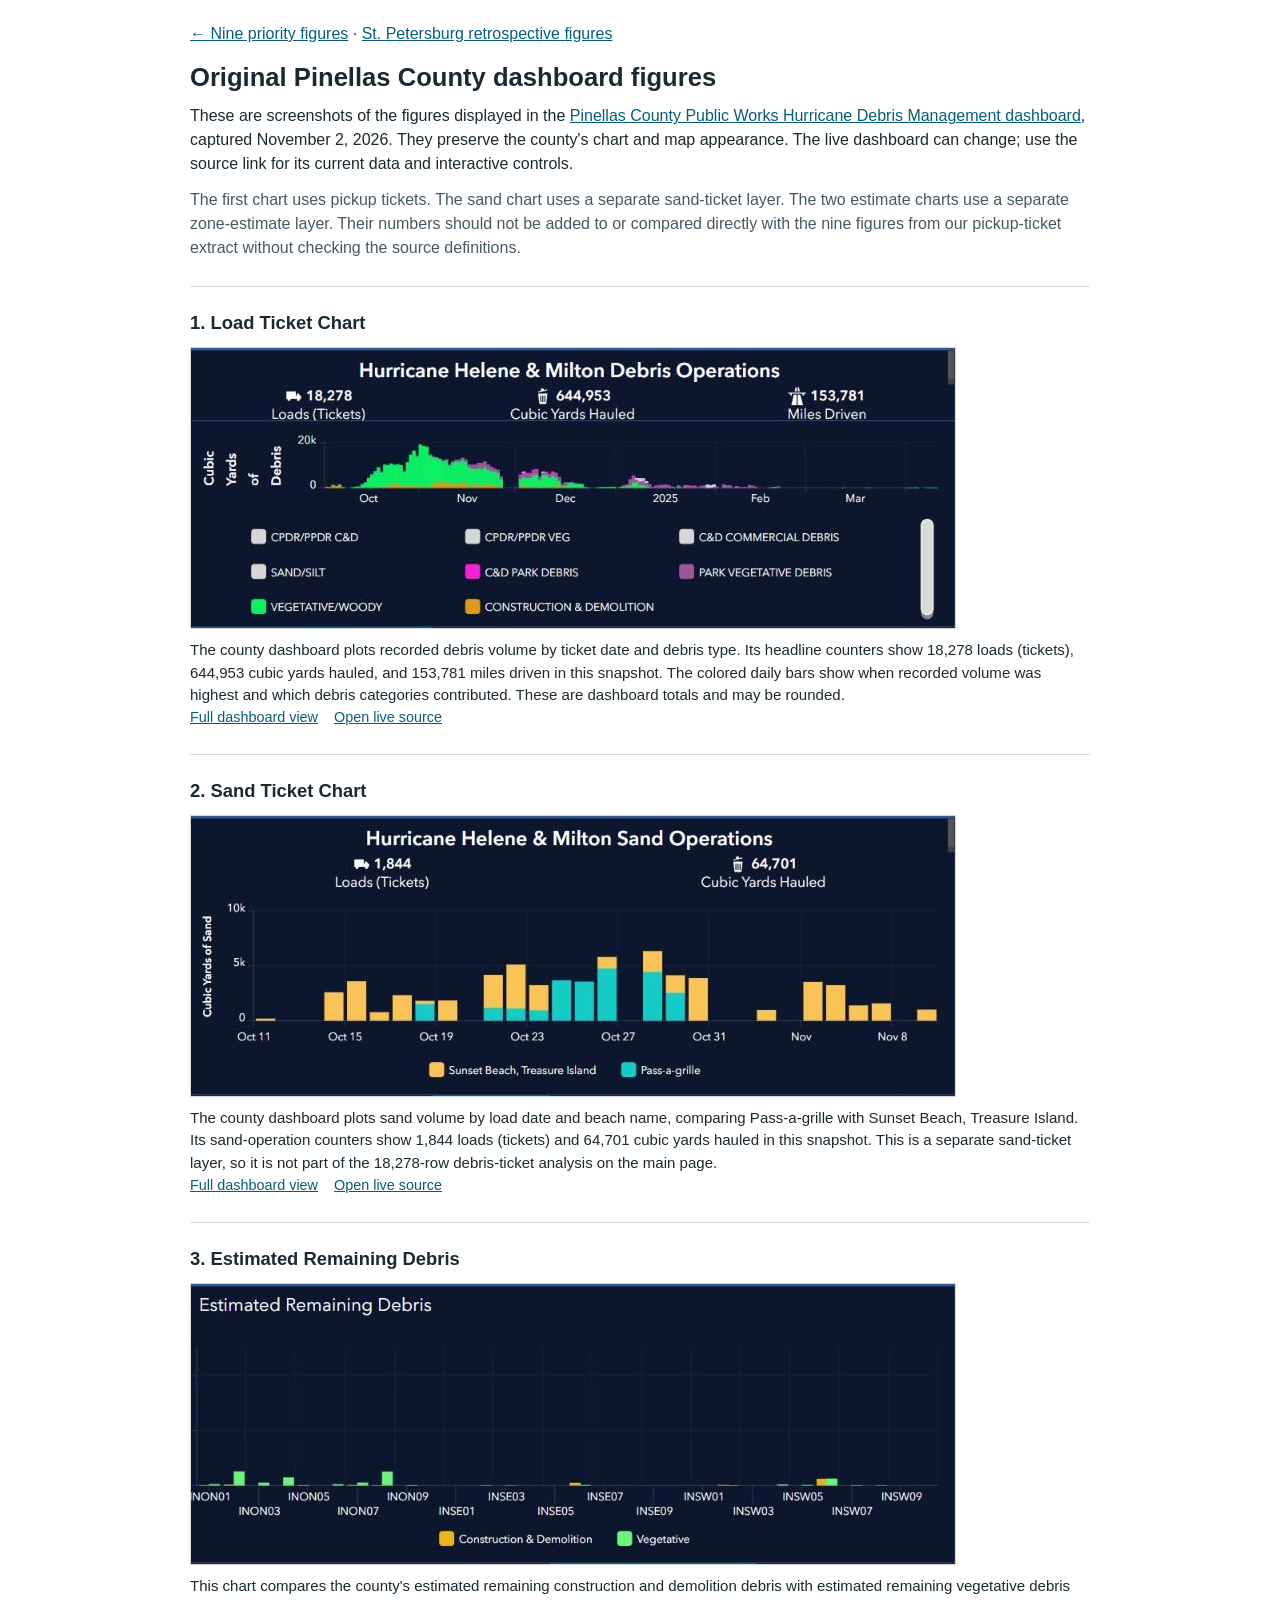
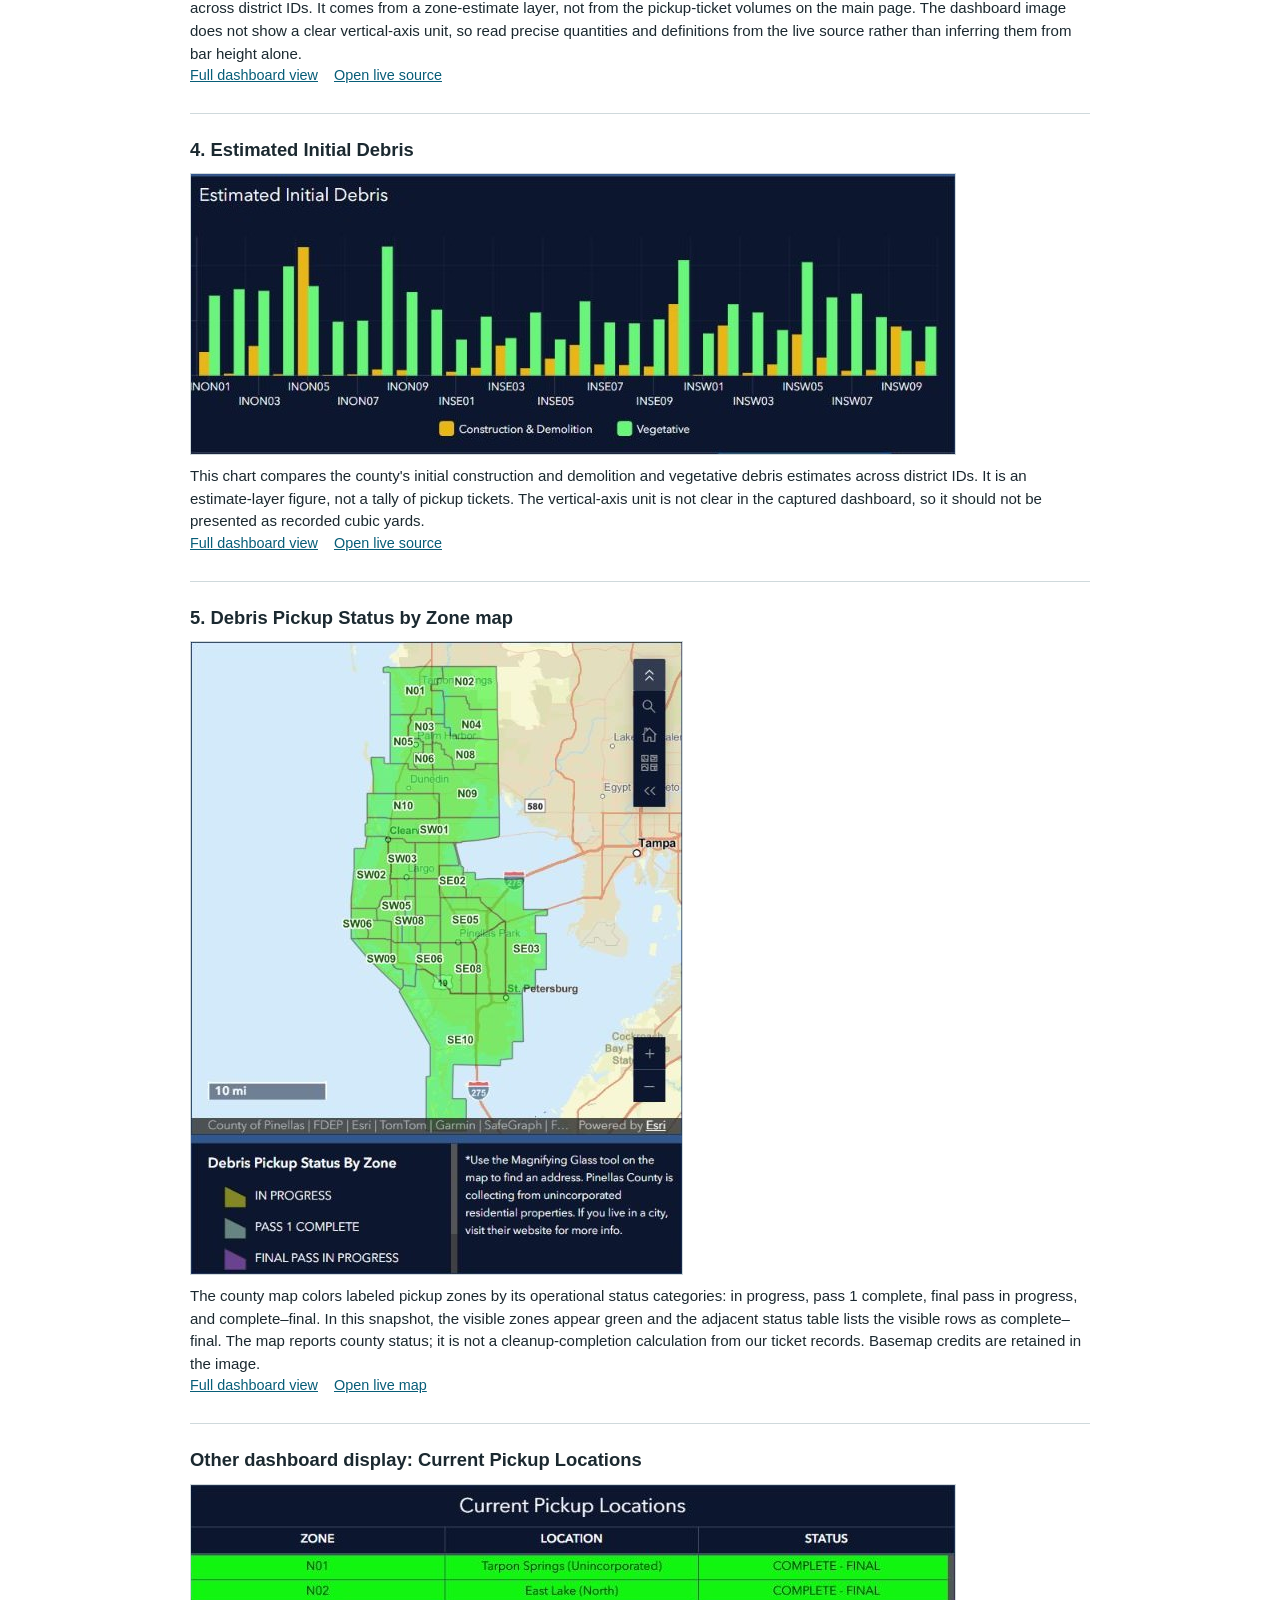
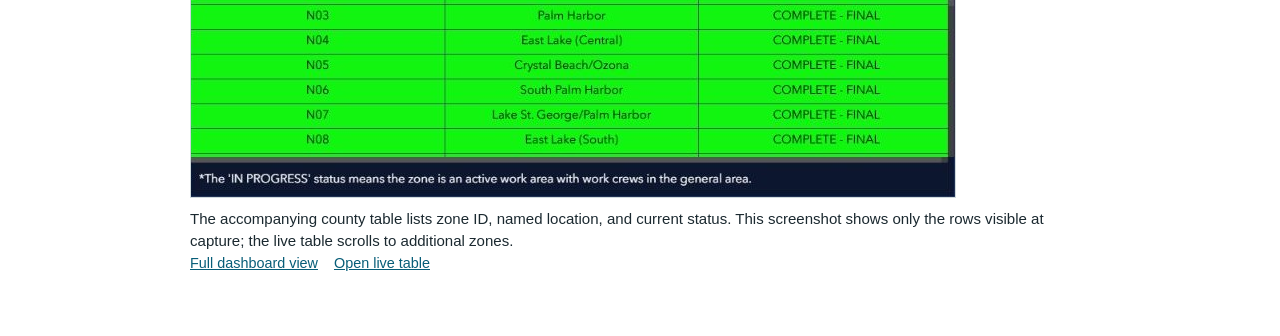
<file: county-dashboard.html>
<!doctype html>
<html lang="en">
<head>
  <meta charset="utf-8">
  <meta name="viewport" content="width=device-width, initial-scale=1">
  <meta name="description" content="Original figures captured from the Pinellas County Hurricane Debris Management dashboard.">
  <title>Original Pinellas County dashboard figures</title>
  <style>
    body{font:16px/1.5 Arial,sans-serif;color:#1b2930;background:#fff;margin:0 auto;max-width:900px;padding:22px 18px 50px}
    h1{font-size:1.6rem;margin:0 0 8px}h2{font-size:1.15rem;margin:0 0 8px}p{margin:0 0 12px}
    a{color:#075d78;text-decoration:underline}figure{border-top:1px solid #cfd9dc;margin:26px 0 0;padding:22px 0 0}
    img{display:block;max-width:100%;height:auto;border:1px solid #cfd9dc;margin:10px 0}
    figcaption{font-size:.94rem}.note{color:#465963}.links{font-size:.9rem}.links a{margin-right:16px}
  </style>
</head>
<body>
  <main>
    <p><a href="index.html">← Nine priority figures</a> · <a href="st-petersburg.html">St. Petersburg retrospective figures</a></p>
    <h1>Original Pinellas County dashboard figures</h1>
    <p>These are screenshots of the figures displayed in the <a href="https://pinellas-egis.maps.arcgis.com/apps/dashboards/cc0cb850528c4b1b8ee669ec79feb341" target="_blank" rel="noopener">Pinellas County Public Works Hurricane Debris Management dashboard</a>, captured November 2, 2026. They preserve the county's chart and map appearance. The live dashboard can change; use the source link for its current data and interactive controls.</p>
    <p class="note">The first chart uses pickup tickets. The sand chart uses a separate sand-ticket layer. The two estimate charts use a separate zone-estimate layer. Their numbers should not be added to or compared directly with the nine figures from our pickup-ticket extract without checking the source definitions.</p>

    <figure id="load-ticket-chart">
      <h2>1. Load Ticket Chart</h2>
      <a href="figures/county-dashboard/load-ticket-chart.jpg"><img src="figures/county-dashboard/load-ticket-chart.jpg" alt="Original county dashboard chart of daily debris-ticket cubic yards, stacked by debris type, with headline loads, cubic yards, and miles driven figures."></a>
      <figcaption>The county dashboard plots recorded debris volume by ticket date and debris type. Its headline counters show 18,278 loads (tickets), 644,953 cubic yards hauled, and 153,781 miles driven in this snapshot. The colored daily bars show when recorded volume was highest and which debris categories contributed. These are dashboard totals and may be rounded.</figcaption>
      <p class="links"><a href="figures/county-dashboard/dashboard-loads-full.jpg">Full dashboard view</a><a href="https://pinellas-egis.maps.arcgis.com/apps/dashboards/cc0cb850528c4b1b8ee669ec79feb341" target="_blank" rel="noopener">Open live source</a></p>
    </figure>

    <figure id="sand-ticket-chart">
      <h2>2. Sand Ticket Chart</h2>
      <a href="figures/county-dashboard/sand-ticket-chart.jpg"><img src="figures/county-dashboard/sand-ticket-chart.jpg" alt="Original county dashboard chart of sand cubic yards by load date and beach, with sand-ticket and cubic-yard counters."></a>
      <figcaption>The county dashboard plots sand volume by load date and beach name, comparing Pass-a-grille with Sunset Beach, Treasure Island. Its sand-operation counters show 1,844 loads (tickets) and 64,701 cubic yards hauled in this snapshot. This is a separate sand-ticket layer, so it is not part of the 18,278-row debris-ticket analysis on the main page.</figcaption>
      <p class="links"><a href="figures/county-dashboard/dashboard-sand-full.jpg">Full dashboard view</a><a href="https://pinellas-egis.maps.arcgis.com/apps/dashboards/cc0cb850528c4b1b8ee669ec79feb341" target="_blank" rel="noopener">Open live source</a></p>
    </figure>

    <figure id="estimated-remaining">
      <h2>3. Estimated Remaining Debris</h2>
      <a href="figures/county-dashboard/estimated-remaining-debris.jpg"><img src="figures/county-dashboard/estimated-remaining-debris.jpg" alt="Original county dashboard chart of estimated remaining debris by district, comparing construction and demolition with vegetative debris."></a>
      <figcaption>This chart compares the county's estimated remaining construction and demolition debris with estimated remaining vegetative debris across district IDs. It comes from a zone-estimate layer, not from the pickup-ticket volumes on the main page. The dashboard image does not show a clear vertical-axis unit, so read precise quantities and definitions from the live source rather than inferring them from bar height alone.</figcaption>
      <p class="links"><a href="figures/county-dashboard/dashboard-remaining-full.jpg">Full dashboard view</a><a href="https://pinellas-egis.maps.arcgis.com/apps/dashboards/cc0cb850528c4b1b8ee669ec79feb341" target="_blank" rel="noopener">Open live source</a></p>
    </figure>

    <figure id="estimated-initial">
      <h2>4. Estimated Initial Debris</h2>
      <a href="figures/county-dashboard/estimated-initial-debris.jpg"><img src="figures/county-dashboard/estimated-initial-debris.jpg" alt="Original county dashboard chart of initial debris estimates by district, comparing construction and demolition with vegetative debris."></a>
      <figcaption>This chart compares the county's initial construction and demolition and vegetative debris estimates across district IDs. It is an estimate-layer figure, not a tally of pickup tickets. The vertical-axis unit is not clear in the captured dashboard, so it should not be presented as recorded cubic yards.</figcaption>
      <p class="links"><a href="figures/county-dashboard/dashboard-initial-full.jpg">Full dashboard view</a><a href="https://pinellas-egis.maps.arcgis.com/apps/dashboards/cc0cb850528c4b1b8ee669ec79feb341" target="_blank" rel="noopener">Open live source</a></p>
    </figure>

    <figure id="zone-status-map">
      <h2>5. Debris Pickup Status by Zone map</h2>
      <a href="figures/county-dashboard/zone-status-map.jpg"><img src="figures/county-dashboard/zone-status-map.jpg" alt="Original county dashboard map of unincorporated Pinellas County debris pickup zones and their color-coded status."></a>
      <figcaption>The county map colors labeled pickup zones by its operational status categories: in progress, pass 1 complete, final pass in progress, and complete–final. In this snapshot, the visible zones appear green and the adjacent status table lists the visible rows as complete–final. The map reports county status; it is not a cleanup-completion calculation from our ticket records. Basemap credits are retained in the image.</figcaption>
      <p class="links"><a href="figures/county-dashboard/dashboard-loads-full.jpg">Full dashboard view</a><a href="https://pinellas-egis.maps.arcgis.com/apps/dashboards/cc0cb850528c4b1b8ee669ec79feb341" target="_blank" rel="noopener">Open live map</a></p>
    </figure>

    <figure id="status-table">
      <h2>Other dashboard display: Current Pickup Locations</h2>
      <a href="figures/county-dashboard/current-pickup-locations.jpg"><img src="figures/county-dashboard/current-pickup-locations.jpg" alt="Visible rows of the county dashboard Current Pickup Locations table, showing zone, location, and status."></a>
      <figcaption>The accompanying county table lists zone ID, named location, and current status. This screenshot shows only the rows visible at capture; the live table scrolls to additional zones.</figcaption>
      <p class="links"><a href="figures/county-dashboard/dashboard-loads-full.jpg">Full dashboard view</a><a href="https://pinellas-egis.maps.arcgis.com/apps/dashboards/cc0cb850528c4b1b8ee669ec79feb341" target="_blank" rel="noopener">Open live table</a></p>
    </figure>
  </main>
</body>
</html>
</file>
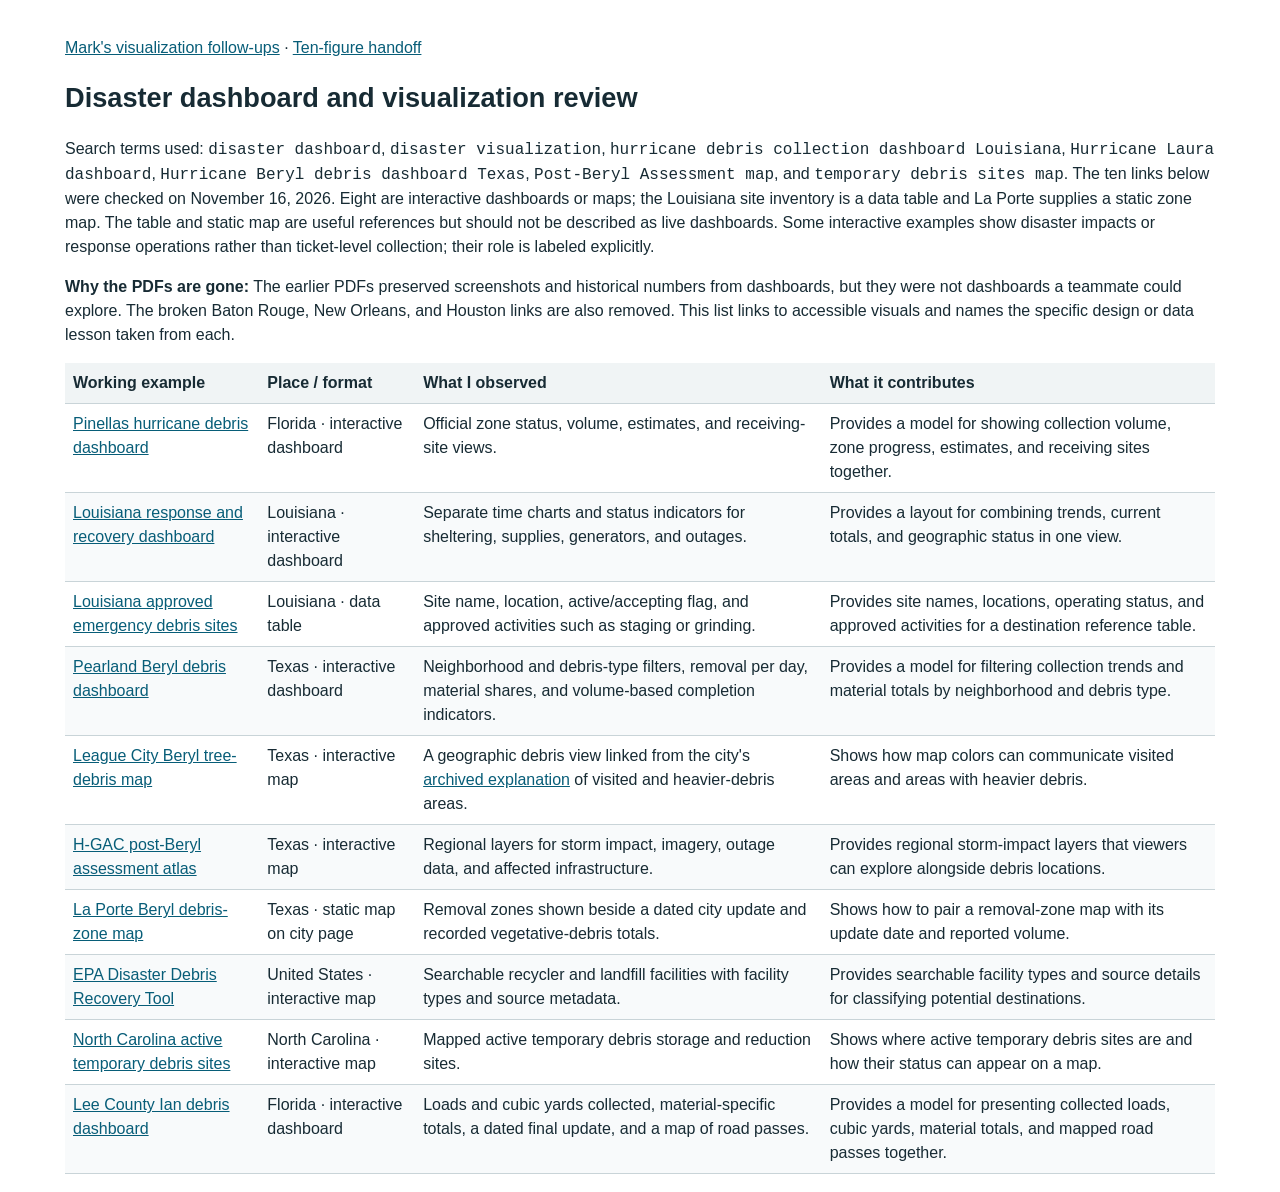
<file: dashboard-review.html>
<!doctype html>
<html lang="en"><head><meta charset="utf-8"><meta name="viewport" content="width=device-width,initial-scale=1"><title>Disaster dashboard and visualization review</title>
<style>body{font:16px/1.5 Arial,sans-serif;max-width:1150px;margin:auto;padding:20px;color:#172b34}a{color:#075d78}h1{font-size:1.7rem}h2{margin-top:36px;border-top:1px solid #c9d4d8;padding-top:20px}.scroll{overflow:auto}table{border-collapse:collapse;width:100%;min-width:740px}td,th{border-bottom:1px solid #c9d4d8;padding:8px;text-align:left;vertical-align:top}th{background:#f0f4f5}tr:nth-child(even){background:#f8fafb}</style></head><body>
<p><a href="meeting-followups.html">Mark's visualization follow-ups</a> · <a href="mark-handoff.html">Ten-figure handoff</a></p>
<h1 id="dashboard-review">Disaster dashboard and visualization review</h1>
<p>Search terms used: <code>disaster dashboard</code>, <code>disaster visualization</code>, <code>hurricane debris collection dashboard Louisiana</code>, <code>Hurricane Laura dashboard</code>, <code>Hurricane Beryl debris dashboard Texas</code>, <code>Post-Beryl Assessment map</code>, and <code>temporary debris sites map</code>. The ten links below were checked on November 16, 2026. Eight are interactive dashboards or maps; the Louisiana site inventory is a data table and La Porte supplies a static zone map. The table and static map are useful references but should not be described as live dashboards. Some interactive examples show disaster impacts or response operations rather than ticket-level collection; their role is labeled explicitly.</p>
<p><strong>Why the PDFs are gone:</strong> The earlier PDFs preserved screenshots and historical numbers from dashboards, but they were not dashboards a teammate could explore. The broken Baton Rouge, New Orleans, and Houston links are also removed. This list links to accessible visuals and names the specific design or data lesson taken from each.</p>
<div class="scroll"><table><thead><tr><th>Working example</th><th>Place / format</th><th>What I observed</th><th>What it contributes</th></tr></thead><tbody>
<tr><td><a href="https://pinellas-egis.maps.arcgis.com/apps/dashboards/cc0cb850528c4b1b8ee669ec79feb341">Pinellas hurricane debris dashboard</a></td><td>Florida · interactive dashboard</td><td>Official zone status, volume, estimates, and receiving-site views.</td><td>Provides a model for showing collection volume, zone progress, estimates, and receiving sites together.</td></tr>
<tr><td><a href="https://gohsep.maps.arcgis.com/apps/dashboards/0f5eebfe351c4fe9b9b5b79edfdda3f6">Louisiana response and recovery dashboard</a></td><td>Louisiana · interactive dashboard</td><td>Separate time charts and status indicators for sheltering, supplies, generators, and outages.</td><td>Provides a layout for combining trends, current totals, and geographic status in one view.</td></tr>
<tr><td><a href="https://internet.deq.louisiana.gov/portal/DIVISIONS/WASTE-PERMITS/CURRENTLY-APPROVED-EMERGENCY-DEBRIS-SITES">Louisiana approved emergency debris sites</a></td><td>Louisiana · data table</td><td>Site name, location, active/accepting flag, and approved activities such as staging or grinding.</td><td>Provides site names, locations, operating status, and approved activities for a destination reference table.</td></tr>
<tr><td><a href="https://pearland.maps.arcgis.com/apps/dashboards/c5992be865ac4d71b3a2505e48754b7a">Pearland Beryl debris dashboard</a></td><td>Texas · interactive dashboard</td><td>Neighborhood and debris-type filters, removal per day, material shares, and volume-based completion indicators.</td><td>Provides a model for filtering collection trends and material totals by neighborhood and debris type.</td></tr>
<tr><td><a href="https://leaguecity.maps.arcgis.com/apps/instant/basic/index.html?appid=b19242ae12474db7a4abe96fbddf1787">League City Beryl tree-debris map</a></td><td>Texas · interactive map</td><td>A geographic debris view linked from the city's <a href="https://leaguecitytx.gov/m/newsflash/Archive/Item/5140?arcId=11501">archived explanation</a> of visited and heavier-debris areas.</td><td>Shows how map colors can communicate visited areas and areas with heavier debris.</td></tr>
<tr><td><a href="https://h-gac.maps.arcgis.com/apps/instant/atlas/index.html?appid=a986ebeaeef24726b906eae9ef9e5ee9">H-GAC post-Beryl assessment atlas</a></td><td>Texas · interactive map</td><td>Regional layers for storm impact, imagery, outage data, and affected infrastructure.</td><td>Provides regional storm-impact layers that viewers can explore alongside debris locations.</td></tr>
<tr><td><a href="https://laportetx.gov/m/newsflash/home/detail/325">La Porte Beryl debris-zone map</a></td><td>Texas · static map on city page</td><td>Removal zones shown beside a dated city update and recorded vegetative-debris totals.</td><td>Shows how to pair a removal-zone map with its update date and reported volume.</td></tr>
<tr><td><a href="https://experience.arcgis.com/experience/6f335e45b82946b78f26562af399d200">EPA Disaster Debris Recovery Tool</a></td><td>United States · interactive map</td><td>Searchable recycler and landfill facilities with facility types and source metadata.</td><td>Provides searchable facility types and source details for classifying potential destinations.</td></tr>
<tr><td><a href="https://ncdenr.maps.arcgis.com/apps/webappviewer/index.html?id=ff89064fe9514d759da54b868d93afc5">North Carolina active temporary debris sites</a></td><td>North Carolina · interactive map</td><td>Mapped active temporary debris storage and reduction sites.</td><td>Shows where active temporary debris sites are and how their status can appear on a map.</td></tr>
<tr><td><a href="https://lee-county-fl-debris-removal-thompsoncs.hub.arcgis.com/">Lee County Ian debris dashboard</a></td><td>Florida · interactive dashboard</td><td>Loads and cubic yards collected, material-specific totals, a dated final update, and a map of road passes.</td><td>Provides a model for presenting collected loads, cubic yards, material totals, and mapped road passes together.</td></tr>
</tbody></table></div>

</body></html>
</file>
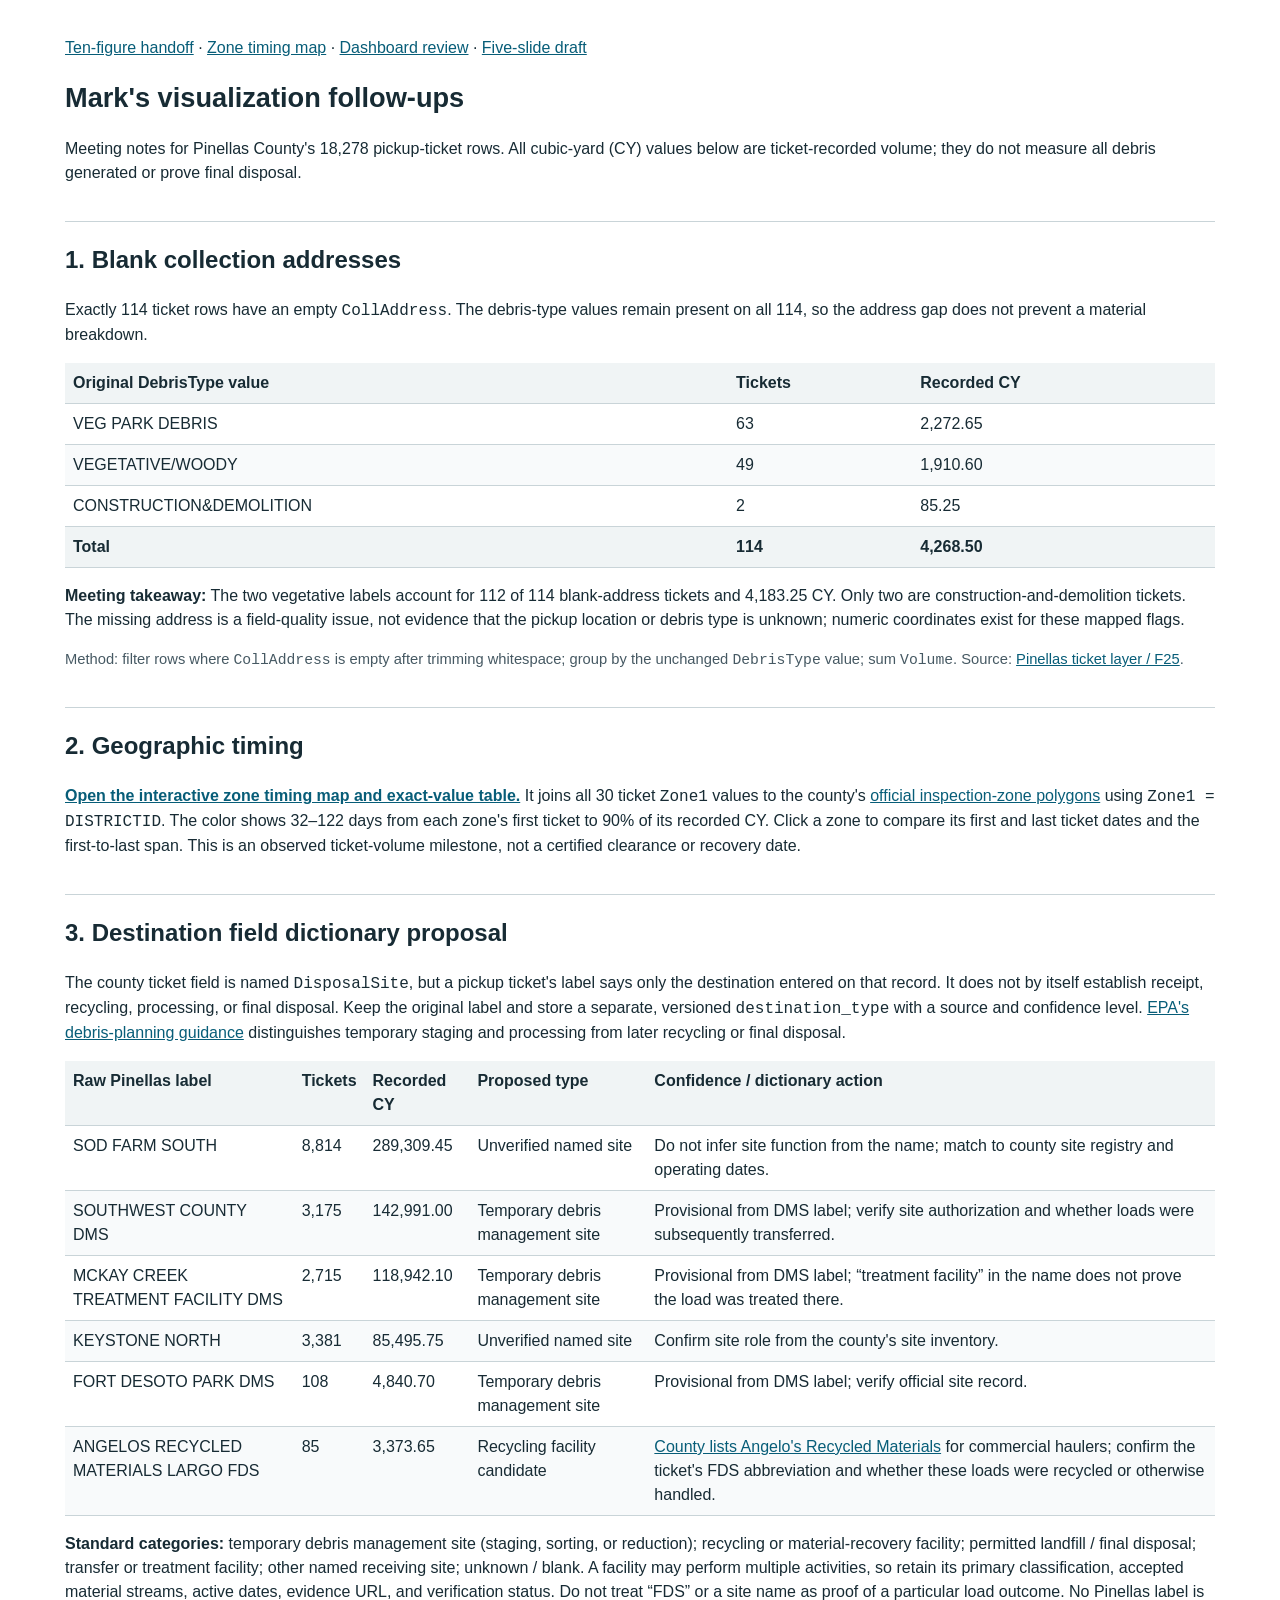
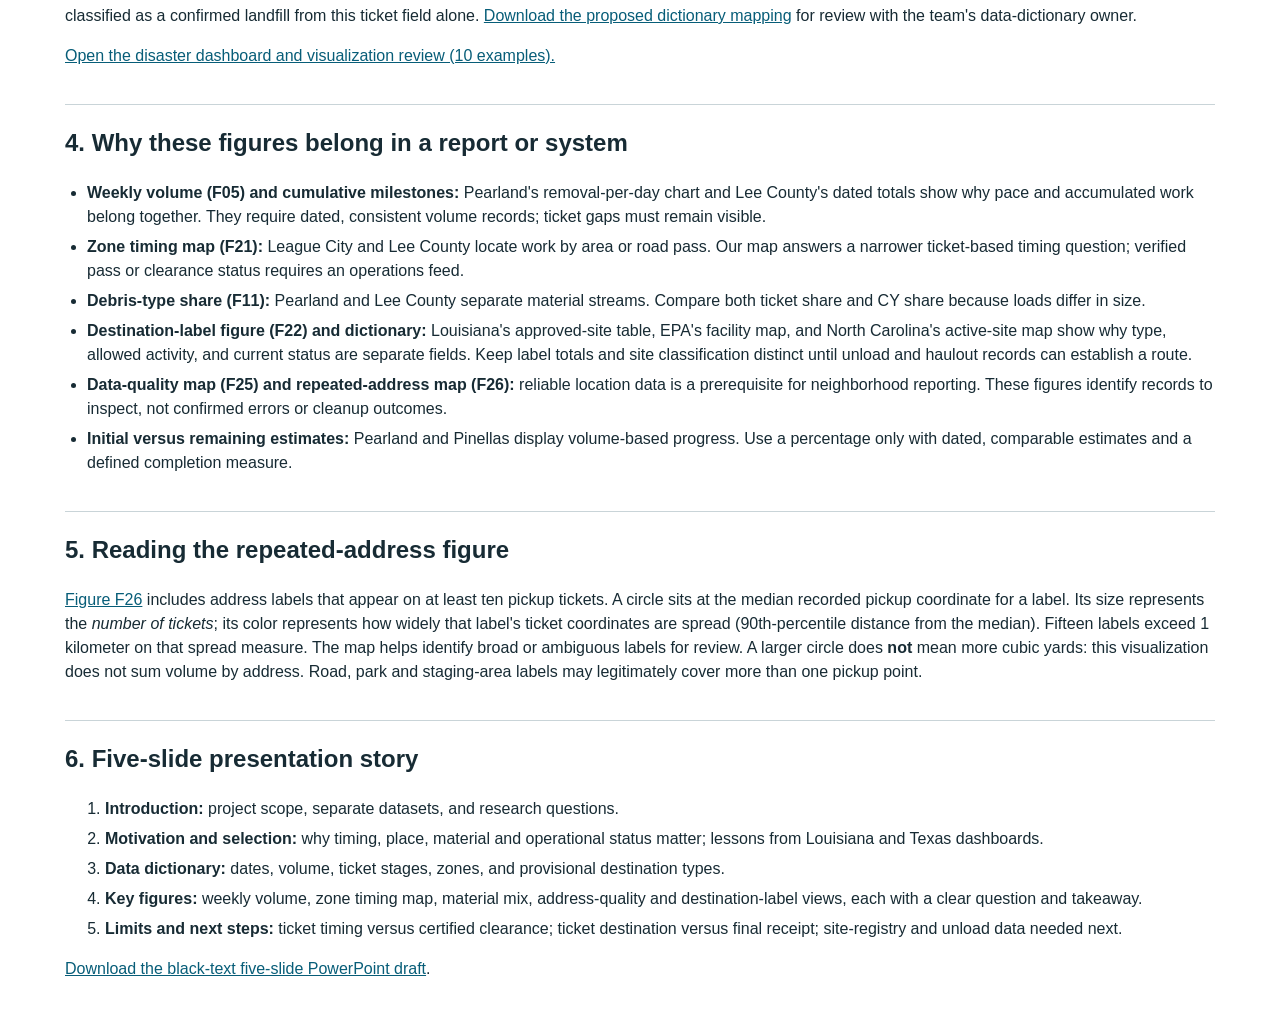
<file: meeting-followups.html>
<!doctype html>
<html lang="en"><head><meta charset="utf-8"><meta name="viewport" content="width=device-width,initial-scale=1"><title>Mark's visualization follow-ups</title>
<style>body{font:16px/1.5 Arial,sans-serif;max-width:1150px;margin:auto;padding:20px;color:#172b34}a{color:#075d78}h1{font-size:1.7rem}h2{margin-top:36px;border-top:1px solid #c9d4d8;padding-top:20px}h3{margin-top:24px}.scroll{overflow:auto}table{border-collapse:collapse;width:100%;min-width:740px}td,th{border-bottom:1px solid #c9d4d8;padding:8px;text-align:left;vertical-align:top}th{background:#f0f4f5}tr:nth-child(even){background:#f8fafb}ul{padding-left:22px}li{margin:6px 0}.small{font-size:.92rem;color:#465963}</style></head><body>
<p><a href="mark-handoff.html">Ten-figure handoff</a> · <a href="zone-timing-map.html">Zone timing map</a> · <a href="dashboard-review.html">Dashboard review</a> · <a href="presentation/DebrisInsight_five_slide_draft.pptx">Five-slide draft</a></p>
<h1>Mark's visualization follow-ups</h1>
<p>Meeting notes for Pinellas County's 18,278 pickup-ticket rows. All cubic-yard (CY) values below are ticket-recorded volume; they do not measure all debris generated or prove final disposal.</p>

<h2 id="blank-addresses">1. Blank collection addresses</h2>
<p>Exactly 114 ticket rows have an empty <code>CollAddress</code>. The debris-type values remain present on all 114, so the address gap does not prevent a material breakdown.</p>
<div class="scroll"><table><thead><tr><th>Original DebrisType value</th><th>Tickets</th><th>Recorded CY</th></tr></thead><tbody>
<tr><td>VEG PARK DEBRIS</td><td>63</td><td>2,272.65</td></tr><tr><td>VEGETATIVE/WOODY</td><td>49</td><td>1,910.60</td></tr><tr><td>CONSTRUCTION&amp;DEMOLITION</td><td>2</td><td>85.25</td></tr><tr><th>Total</th><th>114</th><th>4,268.50</th></tr>
</tbody></table></div>
<p><strong>Meeting takeaway:</strong> The two vegetative labels account for 112 of 114 blank-address tickets and 4,183.25 CY. Only two are construction-and-demolition tickets. The missing address is a field-quality issue, not evidence that the pickup location or debris type is unknown; numeric coordinates exist for these mapped flags.</p>
<p class="small">Method: filter rows where <code>CollAddress</code> is empty after trimming whitespace; group by the unchanged <code>DebrisType</code> value; sum <code>Volume</code>. Source: <a href="index.html#figure-F25">Pinellas ticket layer / F25</a>.</p>

<h2 id="zone-map">2. Geographic timing</h2>
<p><a href="zone-timing-map.html"><strong>Open the interactive zone timing map and exact-value table.</strong></a> It joins all 30 ticket <code>Zone1</code> values to the county's <a href="https://services.arcgis.com/f5HgUpxURgEzTccH/ArcGIS/rest/services/Debris_Pickup_Status_By_Zone_new/FeatureServer/0">official inspection-zone polygons</a> using <code>Zone1 = DISTRICTID</code>. The color shows 32–122 days from each zone's first ticket to 90% of its recorded CY. Click a zone to compare its first and last ticket dates and the first-to-last span. This is an observed ticket-volume milestone, not a certified clearance or recovery date.</p>

<h2 id="destinations">3. Destination field dictionary proposal</h2>
<p>The county ticket field is named <code>DisposalSite</code>, but a pickup ticket's label says only the destination entered on that record. It does not by itself establish receipt, recycling, processing, or final disposal. Keep the original label and store a separate, versioned <code>destination_type</code> with a source and confidence level. <a href="https://www.epa.gov/disaster-debris/planning-considerations-materials-and-wastes-disasters">EPA's debris-planning guidance</a> distinguishes temporary staging and processing from later recycling or final disposal.</p>
<div class="scroll"><table><thead><tr><th>Raw Pinellas label</th><th>Tickets</th><th>Recorded CY</th><th>Proposed type</th><th>Confidence / dictionary action</th></tr></thead><tbody>
<tr><td>SOD FARM SOUTH</td><td>8,814</td><td>289,309.45</td><td>Unverified named site</td><td>Do not infer site function from the name; match to county site registry and operating dates.</td></tr>
<tr><td>SOUTHWEST COUNTY DMS</td><td>3,175</td><td>142,991.00</td><td>Temporary debris management site</td><td>Provisional from DMS label; verify site authorization and whether loads were subsequently transferred.</td></tr>
<tr><td>MCKAY CREEK TREATMENT FACILITY DMS</td><td>2,715</td><td>118,942.10</td><td>Temporary debris management site</td><td>Provisional from DMS label; “treatment facility” in the name does not prove the load was treated there.</td></tr>
<tr><td>KEYSTONE NORTH</td><td>3,381</td><td>85,495.75</td><td>Unverified named site</td><td>Confirm site role from the county's site inventory.</td></tr>
<tr><td>FORT DESOTO PARK DMS</td><td>108</td><td>4,840.70</td><td>Temporary debris management site</td><td>Provisional from DMS label; verify official site record.</td></tr>
<tr><td>ANGELOS RECYCLED MATERIALS LARGO FDS</td><td>85</td><td>3,373.65</td><td>Recycling facility candidate</td><td><a href="https://pinellas.gov/emergency-information-3/sand-and-debris-cleanup/">County lists Angelo's Recycled Materials</a> for commercial haulers; confirm the ticket's FDS abbreviation and whether these loads were recycled or otherwise handled.</td></tr>
</tbody></table></div>
<p><strong>Standard categories:</strong> temporary debris management site (staging, sorting, or reduction); recycling or material-recovery facility; permitted landfill / final disposal; transfer or treatment facility; other named receiving site; unknown / blank. A facility may perform multiple activities, so retain its primary classification, accepted material streams, active dates, evidence URL, and verification status. Do not treat “FDS” or a site name as proof of a particular load outcome. No Pinellas label is classified as a confirmed landfill from this ticket field alone. <a href="data/destination-type-dictionary.csv">Download the proposed dictionary mapping</a> for review with the team's data-dictionary owner.</p>

<p id="dashboard-review"><a href="dashboard-review.html">Open the disaster dashboard and visualization review (10 examples).</a></p>

<h2 id="rationale">4. Why these figures belong in a report or system</h2>
<ul><li><strong>Weekly volume (F05) and cumulative milestones:</strong> Pearland's removal-per-day chart and Lee County's dated totals show why pace and accumulated work belong together. They require dated, consistent volume records; ticket gaps must remain visible.</li>
<li><strong>Zone timing map (F21):</strong> League City and Lee County locate work by area or road pass. Our map answers a narrower ticket-based timing question; verified pass or clearance status requires an operations feed.</li>
<li><strong>Debris-type share (F11):</strong> Pearland and Lee County separate material streams. Compare both ticket share and CY share because loads differ in size.</li>
<li><strong>Destination-label figure (F22) and dictionary:</strong> Louisiana's approved-site table, EPA's facility map, and North Carolina's active-site map show why type, allowed activity, and current status are separate fields. Keep label totals and site classification distinct until unload and haulout records can establish a route.</li>
<li><strong>Data-quality map (F25) and repeated-address map (F26):</strong> reliable location data is a prerequisite for neighborhood reporting. These figures identify records to inspect, not confirmed errors or cleanup outcomes.</li>
<li><strong>Initial versus remaining estimates:</strong> Pearland and Pinellas display volume-based progress. Use a percentage only with dated, comparable estimates and a defined completion measure.</li></ul>

<h2 id="repeated-address">5. Reading the repeated-address figure</h2>
<p><a href="mark-handoff.html#figure-6">Figure F26</a> includes address labels that appear on at least ten pickup tickets. A circle sits at the median recorded pickup coordinate for a label. Its size represents the <em>number of tickets</em>; its color represents how widely that label's ticket coordinates are spread (90th-percentile distance from the median). Fifteen labels exceed 1 kilometer on that spread measure. The map helps identify broad or ambiguous labels for review. A larger circle does <strong>not</strong> mean more cubic yards: this visualization does not sum volume by address. Road, park and staging-area labels may legitimately cover more than one pickup point.</p>

<h2 id="presentation">6. Five-slide presentation story</h2>
<ol><li><strong>Introduction:</strong> project scope, separate datasets, and research questions.</li><li><strong>Motivation and selection:</strong> why timing, place, material and operational status matter; lessons from Louisiana and Texas dashboards.</li><li><strong>Data dictionary:</strong> dates, volume, ticket stages, zones, and provisional destination types.</li><li><strong>Key figures:</strong> weekly volume, zone timing map, material mix, address-quality and destination-label views, each with a clear question and takeaway.</li><li><strong>Limits and next steps:</strong> ticket timing versus certified clearance; ticket destination versus final receipt; site-registry and unload data needed next.</li></ol>
<p><a href="presentation/DebrisInsight_five_slide_draft.pptx">Download the black-text five-slide PowerPoint draft</a>.</p>
</body></html>
</file>
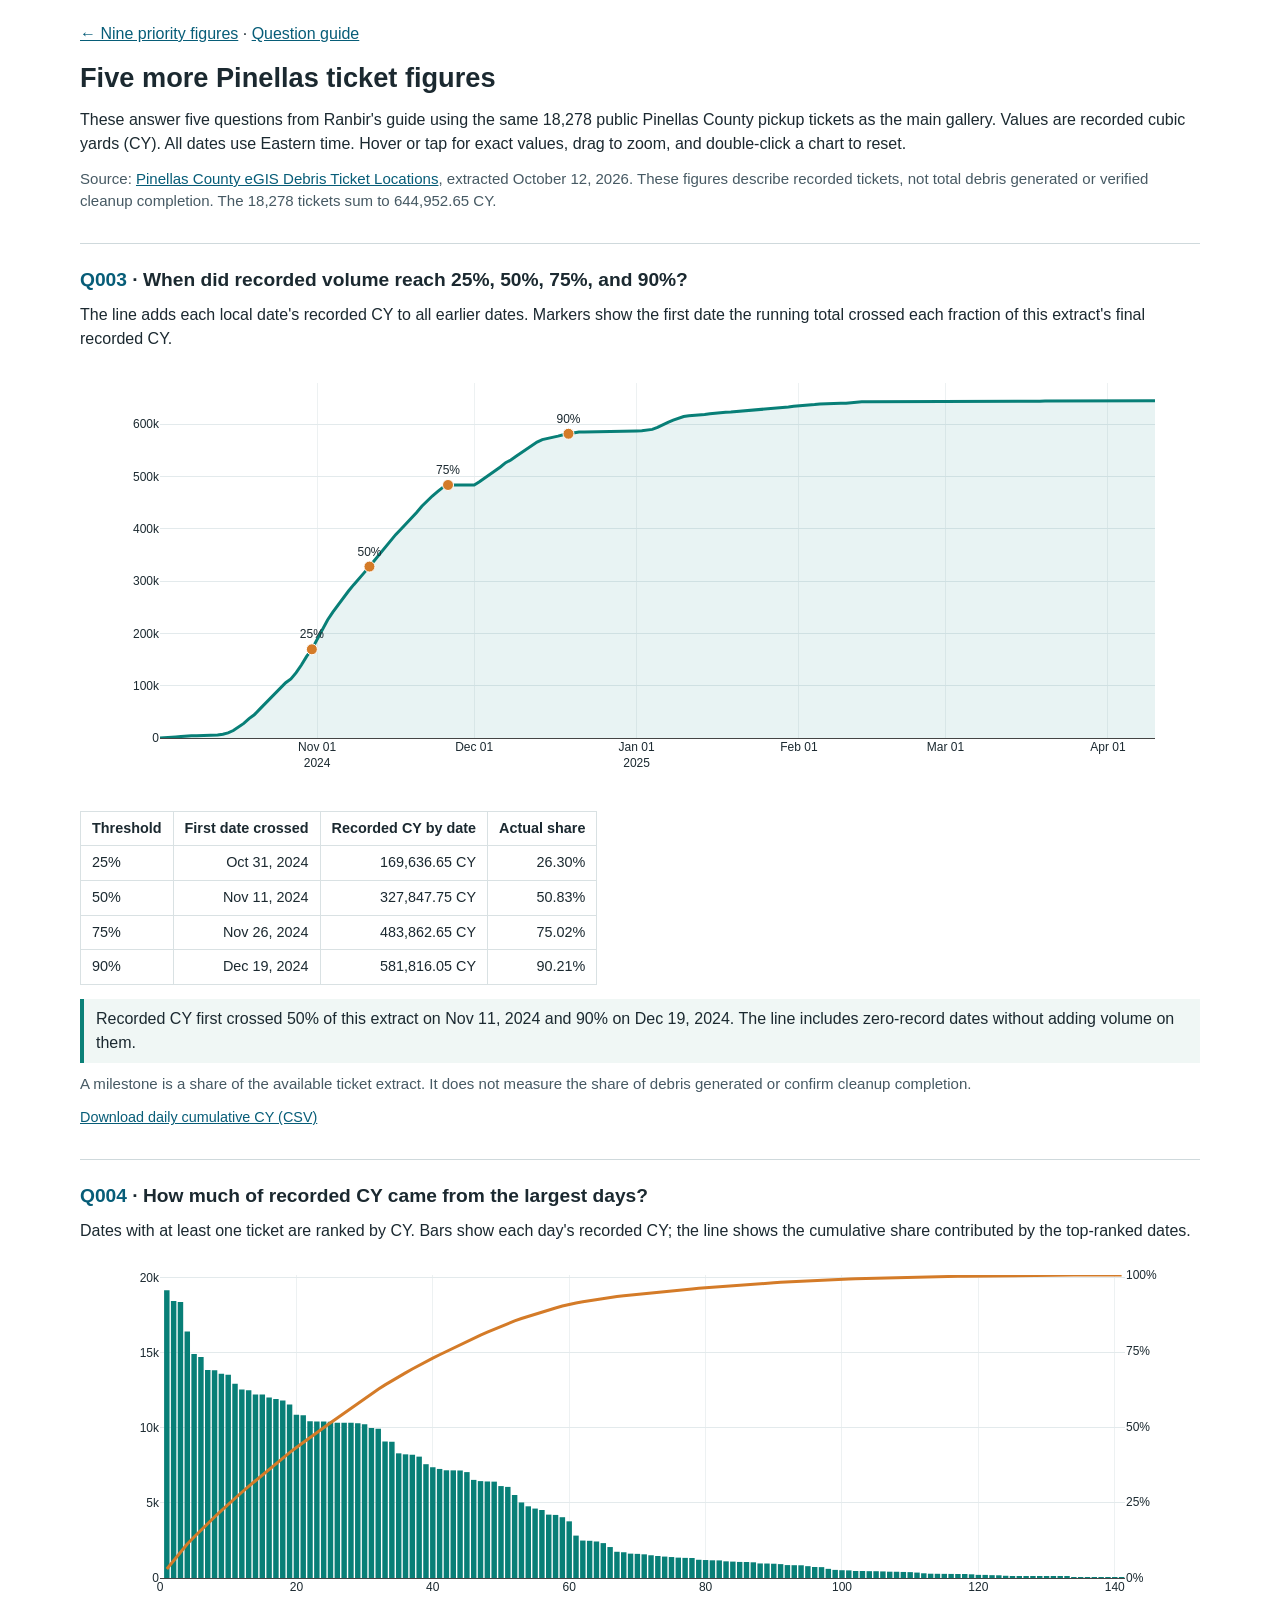
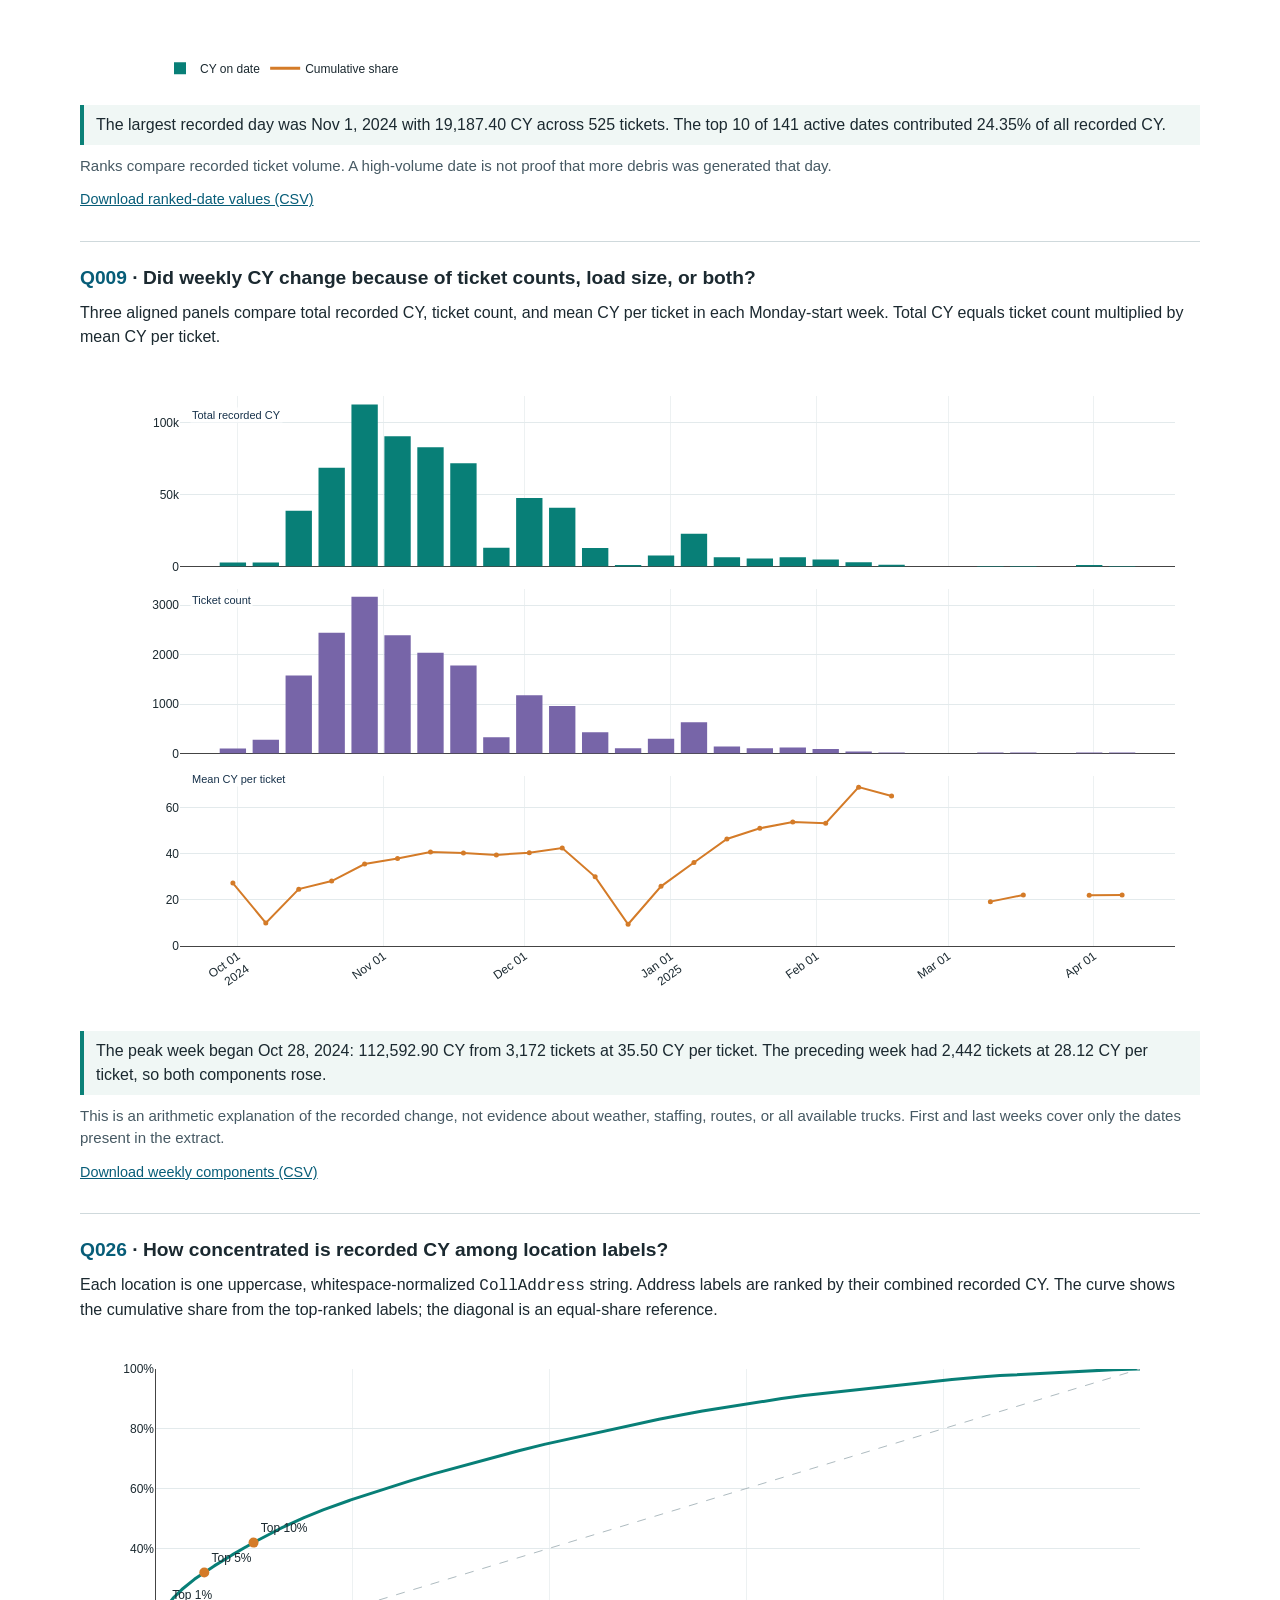
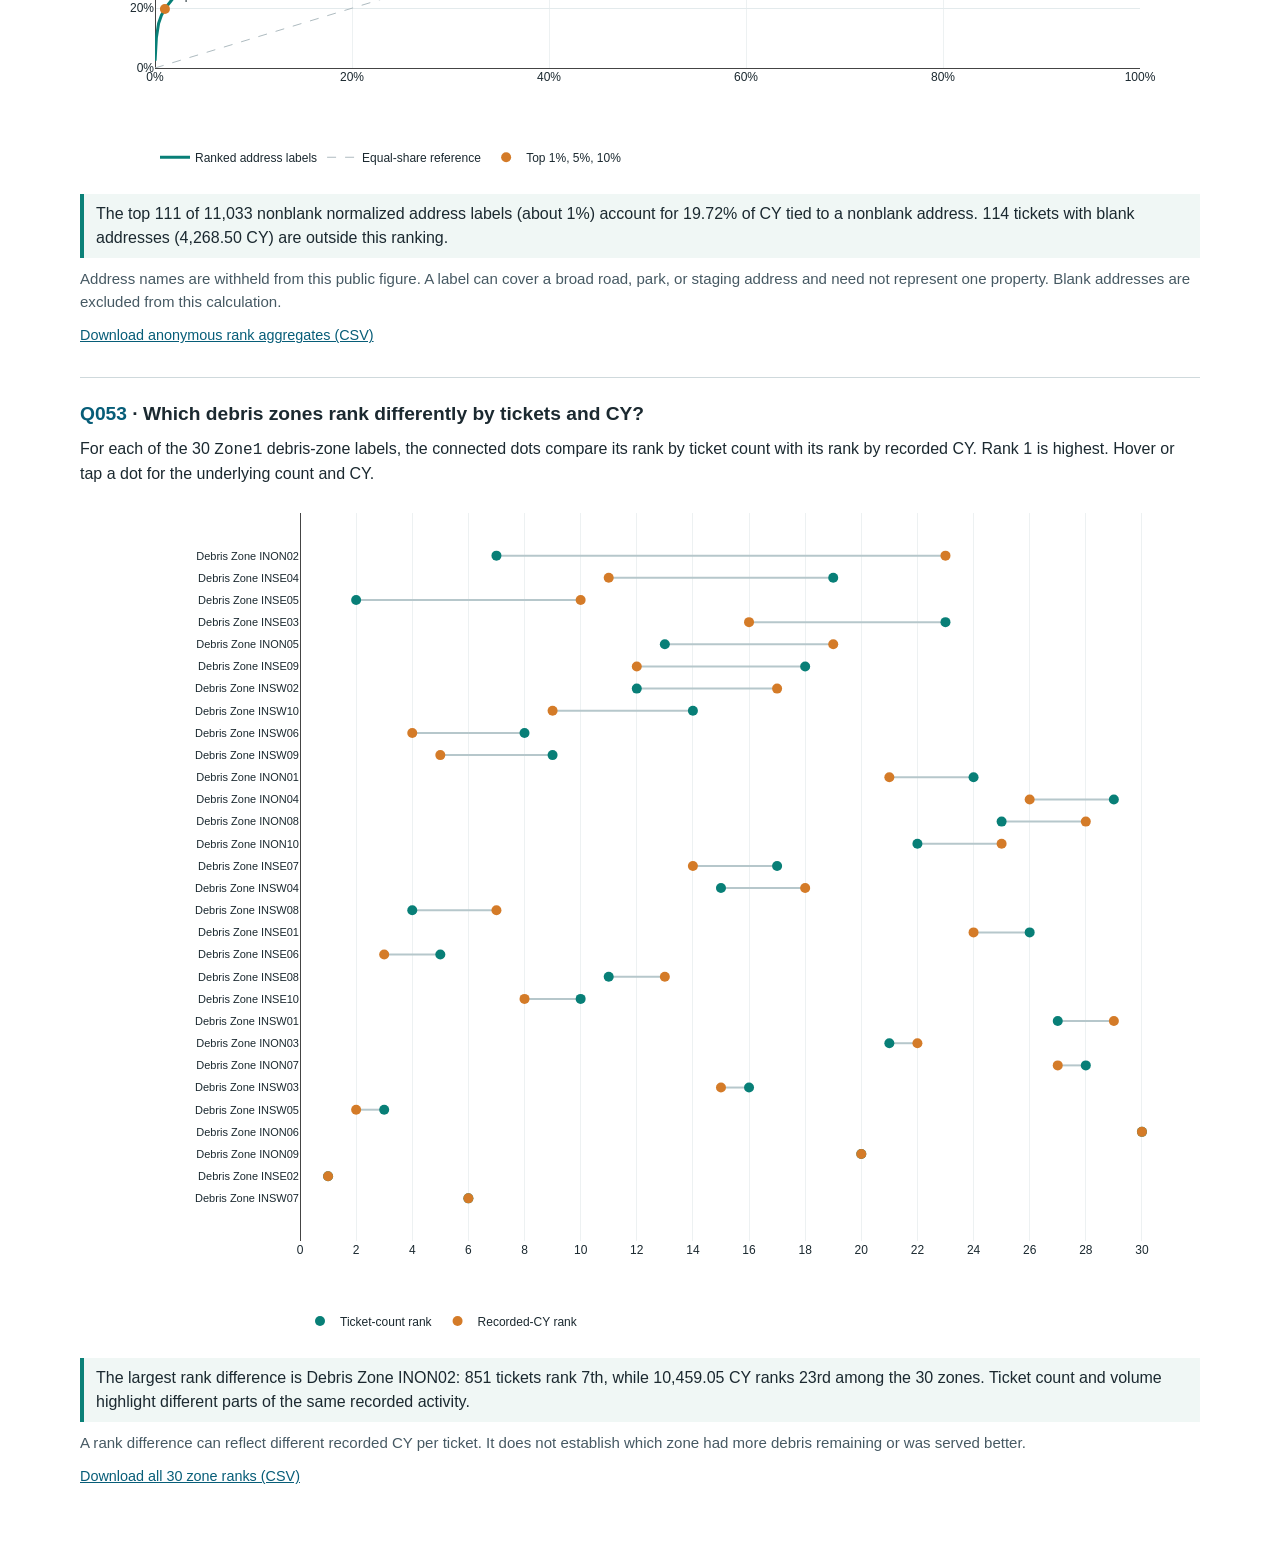
<file: pinellas-followups.html>
<!doctype html>
<html lang="en">
<head>
  <meta charset="utf-8">
  <meta name="viewport" content="width=device-width, initial-scale=1">
  <meta name="description" content="Five new Pinellas ticket figures answering Ranbir questions Q003, Q004, Q009, Q026, and Q053.">
  <title>Five Pinellas question figures</title>
  <style>
    body{font:16px/1.5 Arial,sans-serif;color:#1b2930;background:#fff;margin:0 auto;max-width:1120px;padding:22px 18px 60px}
    h1{font-size:1.7rem;margin:0 0 9px}h2{font-size:1.2rem;margin:0 0 8px}p{margin:0 0 12px}
    a{color:#075d78;text-decoration:underline}section{border-top:1px solid #cfd9dc;margin-top:30px;padding-top:22px}
    .chart{width:100%;min-height:430px}.chart-frame{overflow-x:auto}.note{color:#465963;font-size:.94rem}
    .finding{border-left:4px solid #0b8178;padding:8px 12px;background:#f0f7f5;margin:10px 0}
    .downloads{font-size:.9rem;margin:8px 0 0}.downloads a{margin-right:14px}
    table{border-collapse:collapse;font-size:.9rem;margin:8px 0 14px}th,td{padding:6px 11px;border:1px solid #d9e1e3;text-align:right}th:first-child,td:first-child{text-align:left}
    .qid{font-weight:bold;color:#075d78}
    @media(max-width:700px){body{padding:16px 10px 45px}h1{font-size:1.45rem}.wide{min-width:760px}}
  </style>
  <script defer src="plotly-cartesian.min.js"></script>
  <script defer src="pinellas-followups.js"></script>
</head>
<body>
  <main>
    <p><a href="index.html">← Nine priority figures</a> · <a href="question-guide.html">Question guide</a></p>
    <h1>Five more Pinellas ticket figures</h1>
    <p>These answer five questions from Ranbir's guide using the same 18,278 public Pinellas County pickup tickets as the main gallery. Values are recorded cubic yards (CY). All dates use Eastern time. Hover or tap for exact values, drag to zoom, and double-click a chart to reset.</p>
    <p class="note">Source: <a href="https://pinellas-egis.maps.arcgis.com/home/item.html?id=fb652dddee454f97929d7fe73ec25d12#data" target="_blank" rel="noopener">Pinellas County eGIS Debris Ticket Locations</a>, extracted October 12, 2026. These figures describe recorded tickets, not total debris generated or verified cleanup completion. <span id="dataStatus">Loading figures…</span></p>

    <section id="Q003">
      <h2><span class="qid">Q003</span> · When did recorded volume reach 25%, 50%, 75%, and 90%?</h2>
      <p>The line adds each local date's recorded CY to all earlier dates. Markers show the first date the running total crossed each fraction of this extract's final recorded CY.</p>
      <div id="milestoneChart" class="chart" role="img" aria-label="Cumulative recorded cubic yards with 25, 50, 75, and 90 percent date markers"></div>
      <table id="milestoneTable"><thead><tr><th>Threshold</th><th>First date crossed</th><th>Recorded CY by date</th><th>Actual share</th></tr></thead><tbody></tbody></table>
      <p class="finding" id="milestoneFinding"></p>
      <p class="note">A milestone is a share of the available ticket extract. It does not measure the share of debris generated or confirm cleanup completion.</p>
      <p class="downloads"><a href="data/q003-cumulative-milestones.csv" download>Download daily cumulative CY (CSV)</a></p>
    </section>

    <section id="Q004">
      <h2><span class="qid">Q004</span> · How much of recorded CY came from the largest days?</h2>
      <p>Dates with at least one ticket are ranked by CY. Bars show each day's recorded CY; the line shows the cumulative share contributed by the top-ranked dates.</p>
      <div id="rankedDaysChart" class="chart" role="img" aria-label="Recorded cubic yards by ranked pickup date and cumulative share"></div>
      <p class="finding" id="rankedDaysFinding"></p>
      <p class="note">Ranks compare recorded ticket volume. A high-volume date is not proof that more debris was generated that day.</p>
      <p class="downloads"><a href="data/q004-ranked-days.csv" download>Download ranked-date values (CSV)</a></p>
    </section>

    <section id="Q009">
      <h2><span class="qid">Q009</span> · Did weekly CY change because of ticket counts, load size, or both?</h2>
      <p>Three aligned panels compare total recorded CY, ticket count, and mean CY per ticket in each Monday-start week. Total CY equals ticket count multiplied by mean CY per ticket.</p>
      <div class="chart-frame"><div id="weeklyComponentsChart" class="chart wide" role="img" aria-label="Aligned weekly recorded volume, ticket count, and mean cubic yards per ticket"></div></div>
      <p class="finding" id="weeklyFinding"></p>
      <p class="note">This is an arithmetic explanation of the recorded change, not evidence about weather, staffing, routes, or all available trucks. First and last weeks cover only the dates present in the extract.</p>
      <p class="downloads"><a href="data/q009-weekly-components.csv" download>Download weekly components (CSV)</a></p>
    </section>

    <section id="Q026">
      <h2><span class="qid">Q026</span> · How concentrated is recorded CY among location labels?</h2>
      <p>Each location is one uppercase, whitespace-normalized <code>CollAddress</code> string. Address labels are ranked by their combined recorded CY. The curve shows the cumulative share from the top-ranked labels; the diagonal is an equal-share reference.</p>
      <div id="addressConcentrationChart" class="chart" role="img" aria-label="Cumulative share of cubic yards by ranked anonymous collection-address labels"></div>
      <p class="finding" id="addressFinding"></p>
      <p class="note">Address names are withheld from this public figure. A label can cover a broad road, park, or staging address and need not represent one property. Blank addresses are excluded from this calculation.</p>
      <p class="downloads"><a href="data/q026-anonymous-location-ranks.csv" download>Download anonymous rank aggregates (CSV)</a></p>
    </section>

    <section id="Q053">
      <h2><span class="qid">Q053</span> · Which debris zones rank differently by tickets and CY?</h2>
      <p>For each of the 30 <code>Zone1</code> debris-zone labels, the connected dots compare its rank by ticket count with its rank by recorded CY. Rank 1 is highest. Hover or tap a dot for the underlying count and CY.</p>
      <div class="chart-frame"><div id="zoneRanksChart" class="chart wide" role="img" aria-label="Thirty debris zones ranked by ticket count versus recorded cubic yards"></div></div>
      <p class="finding" id="zoneFinding"></p>
      <p class="note">A rank difference can reflect different recorded CY per ticket. It does not establish which zone had more debris remaining or was served better.</p>
      <p class="downloads"><a href="data/q053-zone-rank-differences.csv" download>Download all 30 zone ranks (CSV)</a></p>
    </section>
  </main>
</body>
</html>
</file>
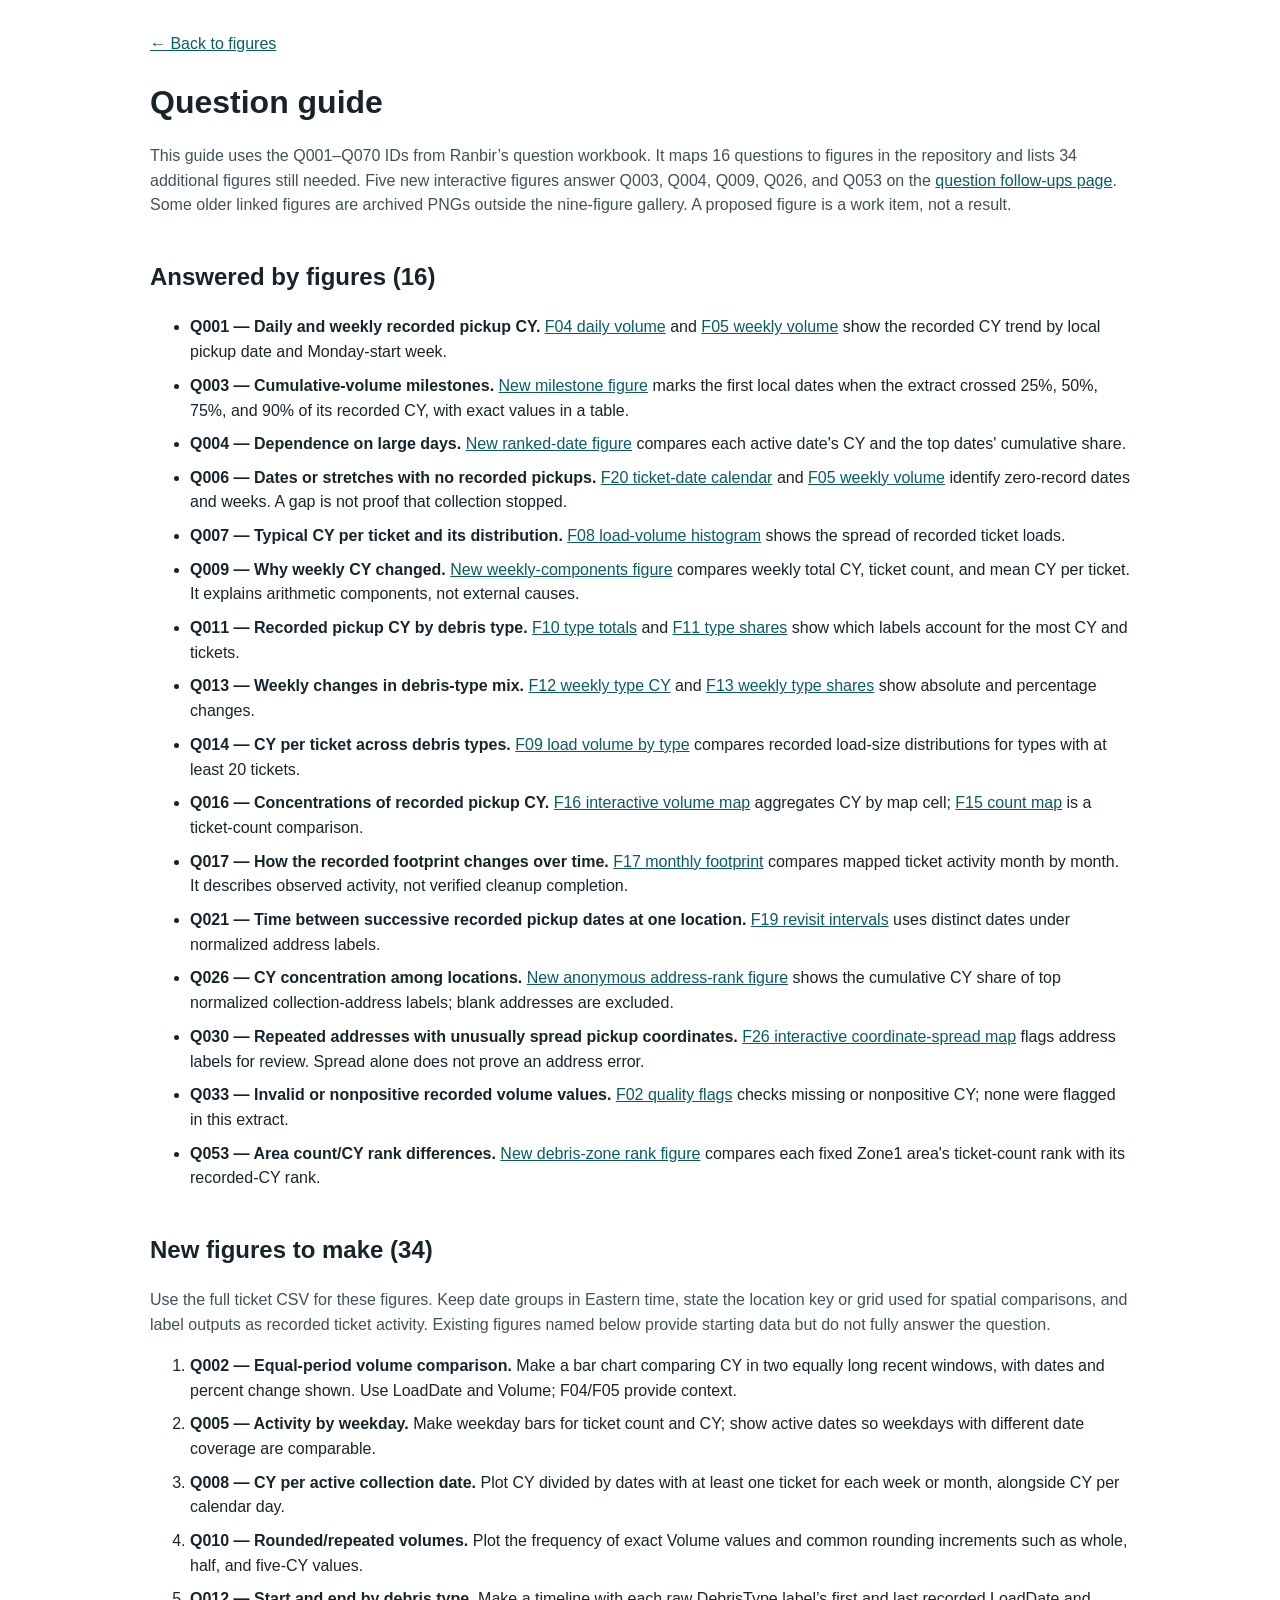
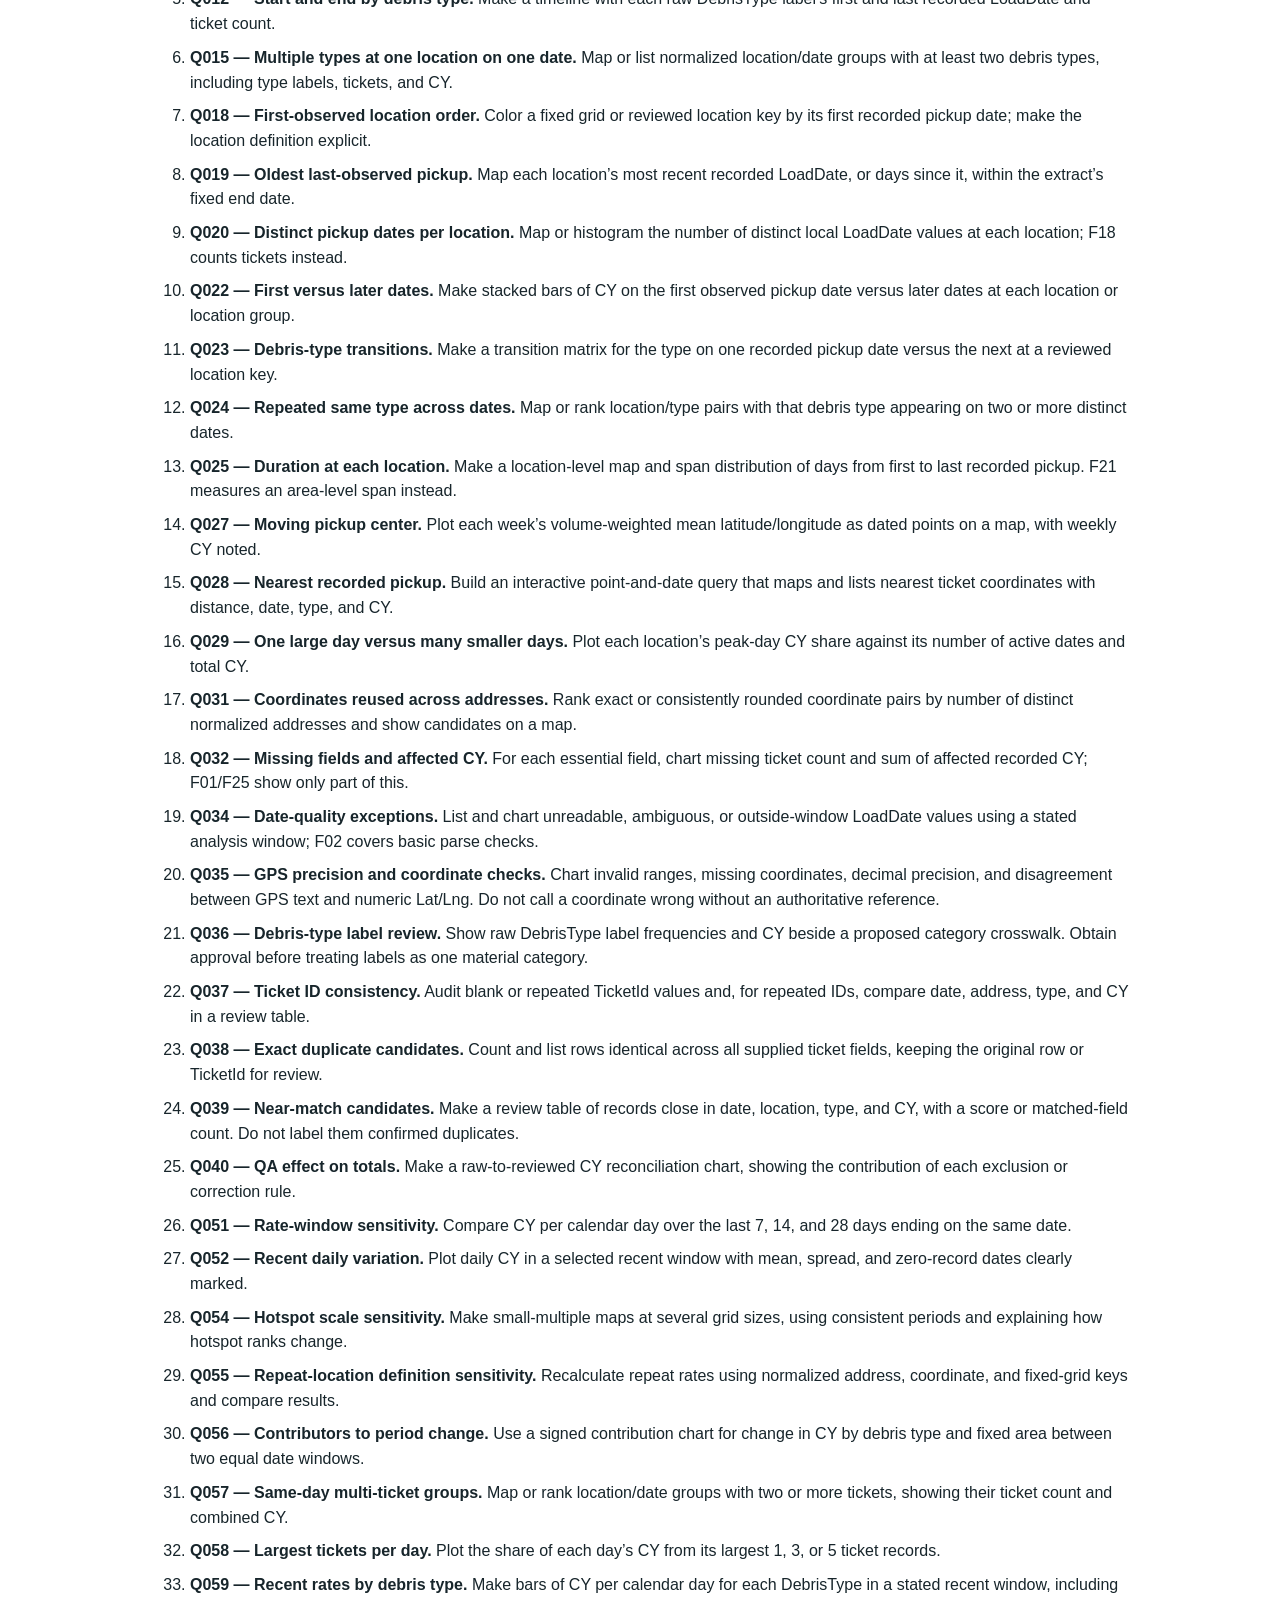
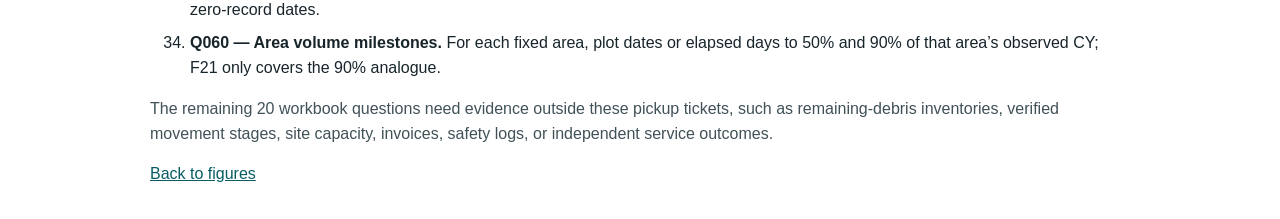
<file: question-guide.html>
<!doctype html>
<html lang="en">
<head>
  <meta charset="utf-8">
  <meta name="viewport" content="width=device-width, initial-scale=1">
  <meta name="description" content="Ranbir question IDs answered by DebrisInsight figures and specifications for 34 proposed figures.">
  <title>Question guide | DebrisInsight</title>
  <style>
    body { max-width: 980px; margin: 2rem auto; padding: 0 1rem; color: #17252b; background: white; font: 16px/1.55 Arial, sans-serif; }
    h1 { margin-bottom: .25rem; }
    h2 { margin-top: 2.5rem; }
    li { margin: .55rem 0; }
    a { color: #075d63; }
    .note { color: #405158; }
  </style>
</head>
<body>
  <p><a href="index.html#figures">← Back to figures</a></p>
  <h1>Question guide</h1>
  <p class="note">This guide uses the Q001–Q070 IDs from Ranbir’s question workbook. It maps 16 questions to figures in the repository and lists 34 additional figures still needed. Five new interactive figures answer Q003, Q004, Q009, Q026, and Q053 on the <a href="pinellas-followups.html">question follow-ups page</a>. Some older linked figures are archived PNGs outside the nine-figure gallery. A proposed figure is a work item, not a result.</p>

  <h2>Answered by figures (16)</h2>
  <ul>
    <li data-status="answered" data-question="Q001"><strong>Q001 — Daily and weekly recorded pickup CY.</strong> <a href="figures/F04-daily-volume.png">F04 daily volume</a> and <a href="index.html#figure-F05">F05 weekly volume</a> show the recorded CY trend by local pickup date and Monday-start week.</li>
    <li data-status="answered" data-question="Q003"><strong>Q003 — Cumulative-volume milestones.</strong> <a href="pinellas-followups.html#Q003">New milestone figure</a> marks the first local dates when the extract crossed 25%, 50%, 75%, and 90% of its recorded CY, with exact values in a table.</li>
    <li data-status="answered" data-question="Q004"><strong>Q004 — Dependence on large days.</strong> <a href="pinellas-followups.html#Q004">New ranked-date figure</a> compares each active date's CY and the top dates' cumulative share.</li>
    <li data-status="answered" data-question="Q006"><strong>Q006 — Dates or stretches with no recorded pickups.</strong> <a href="figures/F20-ticket-date-calendar.png">F20 ticket-date calendar</a> and <a href="index.html#figure-F05">F05 weekly volume</a> identify zero-record dates and weeks. A gap is not proof that collection stopped.</li>
    <li data-status="answered" data-question="Q007"><strong>Q007 — Typical CY per ticket and its distribution.</strong> <a href="figures/F08-load-volume-histogram.png">F08 load-volume histogram</a> shows the spread of recorded ticket loads.</li>
    <li data-status="answered" data-question="Q009"><strong>Q009 — Why weekly CY changed.</strong> <a href="pinellas-followups.html#Q009">New weekly-components figure</a> compares weekly total CY, ticket count, and mean CY per ticket. It explains arithmetic components, not external causes.</li>
    <li data-status="answered" data-question="Q011"><strong>Q011 — Recorded pickup CY by debris type.</strong> <a href="figures/F10-volume-by-type.png">F10 type totals</a> and <a href="figures/F11-type-share-volume-vs-tickets.png">F11 type shares</a> show which labels account for the most CY and tickets.</li>
    <li data-status="answered" data-question="Q013"><strong>Q013 — Weekly changes in debris-type mix.</strong> <a href="figures/F12-weekly-type-volume.png">F12 weekly type CY</a> and <a href="figures/F13-weekly-type-share.png">F13 weekly type shares</a> show absolute and percentage changes.</li>
    <li data-status="answered" data-question="Q014"><strong>Q014 — CY per ticket across debris types.</strong> <a href="figures/F09-load-volume-by-type.png">F09 load volume by type</a> compares recorded load-size distributions for types with at least 20 tickets.</li>
    <li data-status="answered" data-question="Q016"><strong>Q016 — Concentrations of recorded pickup CY.</strong> <a href="index.html#figure-F16">F16 interactive volume map</a> aggregates CY by map cell; <a href="figures/F15-pickup-density-map.png">F15 count map</a> is a ticket-count comparison.</li>
    <li data-status="answered" data-question="Q017"><strong>Q017 — How the recorded footprint changes over time.</strong> <a href="figures/F17-monthly-pickup-footprint.png">F17 monthly footprint</a> compares mapped ticket activity month by month. It describes observed activity, not verified cleanup completion.</li>
    <li data-status="answered" data-question="Q021"><strong>Q021 — Time between successive recorded pickup dates at one location.</strong> <a href="figures/F19-repeat-address-intervals.png">F19 revisit intervals</a> uses distinct dates under normalized address labels.</li>
    <li data-status="answered" data-question="Q026"><strong>Q026 — CY concentration among locations.</strong> <a href="pinellas-followups.html#Q026">New anonymous address-rank figure</a> shows the cumulative CY share of top normalized collection-address labels; blank addresses are excluded.</li>
    <li data-status="answered" data-question="Q030"><strong>Q030 — Repeated addresses with unusually spread pickup coordinates.</strong> <a href="index.html#figure-F26">F26 interactive coordinate-spread map</a> flags address labels for review. Spread alone does not prove an address error.</li>
    <li data-status="answered" data-question="Q033"><strong>Q033 — Invalid or nonpositive recorded volume values.</strong> <a href="figures/F02-quality-flags.png">F02 quality flags</a> checks missing or nonpositive CY; none were flagged in this extract.</li>
    <li data-status="answered" data-question="Q053"><strong>Q053 — Area count/CY rank differences.</strong> <a href="pinellas-followups.html#Q053">New debris-zone rank figure</a> compares each fixed Zone1 area's ticket-count rank with its recorded-CY rank.</li>
  </ul>

  <h2>New figures to make (34)</h2>
  <p class="note">Use the full ticket CSV for these figures. Keep date groups in Eastern time, state the location key or grid used for spatial comparisons, and label outputs as recorded ticket activity. Existing figures named below provide starting data but do not fully answer the question.</p>
  <ol>
    <li data-status="new" data-question="Q002"><strong>Q002 — Equal-period volume comparison.</strong> Make a bar chart comparing CY in two equally long recent windows, with dates and percent change shown. Use LoadDate and Volume; F04/F05 provide context.</li>
    <li data-status="new" data-question="Q005"><strong>Q005 — Activity by weekday.</strong> Make weekday bars for ticket count and CY; show active dates so weekdays with different date coverage are comparable.</li>
    <li data-status="new" data-question="Q008"><strong>Q008 — CY per active collection date.</strong> Plot CY divided by dates with at least one ticket for each week or month, alongside CY per calendar day.</li>
    <li data-status="new" data-question="Q010"><strong>Q010 — Rounded/repeated volumes.</strong> Plot the frequency of exact Volume values and common rounding increments such as whole, half, and five-CY values.</li>
    <li data-status="new" data-question="Q012"><strong>Q012 — Start and end by debris type.</strong> Make a timeline with each raw DebrisType label’s first and last recorded LoadDate and ticket count.</li>
    <li data-status="new" data-question="Q015"><strong>Q015 — Multiple types at one location on one date.</strong> Map or list normalized location/date groups with at least two debris types, including type labels, tickets, and CY.</li>
    <li data-status="new" data-question="Q018"><strong>Q018 — First-observed location order.</strong> Color a fixed grid or reviewed location key by its first recorded pickup date; make the location definition explicit.</li>
    <li data-status="new" data-question="Q019"><strong>Q019 — Oldest last-observed pickup.</strong> Map each location’s most recent recorded LoadDate, or days since it, within the extract’s fixed end date.</li>
    <li data-status="new" data-question="Q020"><strong>Q020 — Distinct pickup dates per location.</strong> Map or histogram the number of distinct local LoadDate values at each location; F18 counts tickets instead.</li>
    <li data-status="new" data-question="Q022"><strong>Q022 — First versus later dates.</strong> Make stacked bars of CY on the first observed pickup date versus later dates at each location or location group.</li>
    <li data-status="new" data-question="Q023"><strong>Q023 — Debris-type transitions.</strong> Make a transition matrix for the type on one recorded pickup date versus the next at a reviewed location key.</li>
    <li data-status="new" data-question="Q024"><strong>Q024 — Repeated same type across dates.</strong> Map or rank location/type pairs with that debris type appearing on two or more distinct dates.</li>
    <li data-status="new" data-question="Q025"><strong>Q025 — Duration at each location.</strong> Make a location-level map and span distribution of days from first to last recorded pickup. F21 measures an area-level span instead.</li>
    <li data-status="new" data-question="Q027"><strong>Q027 — Moving pickup center.</strong> Plot each week’s volume-weighted mean latitude/longitude as dated points on a map, with weekly CY noted.</li>
    <li data-status="new" data-question="Q028"><strong>Q028 — Nearest recorded pickup.</strong> Build an interactive point-and-date query that maps and lists nearest ticket coordinates with distance, date, type, and CY.</li>
    <li data-status="new" data-question="Q029"><strong>Q029 — One large day versus many smaller days.</strong> Plot each location’s peak-day CY share against its number of active dates and total CY.</li>
    <li data-status="new" data-question="Q031"><strong>Q031 — Coordinates reused across addresses.</strong> Rank exact or consistently rounded coordinate pairs by number of distinct normalized addresses and show candidates on a map.</li>
    <li data-status="new" data-question="Q032"><strong>Q032 — Missing fields and affected CY.</strong> For each essential field, chart missing ticket count and sum of affected recorded CY; F01/F25 show only part of this.</li>
    <li data-status="new" data-question="Q034"><strong>Q034 — Date-quality exceptions.</strong> List and chart unreadable, ambiguous, or outside-window LoadDate values using a stated analysis window; F02 covers basic parse checks.</li>
    <li data-status="new" data-question="Q035"><strong>Q035 — GPS precision and coordinate checks.</strong> Chart invalid ranges, missing coordinates, decimal precision, and disagreement between GPS text and numeric Lat/Lng. Do not call a coordinate wrong without an authoritative reference.</li>
    <li data-status="new" data-question="Q036"><strong>Q036 — Debris-type label review.</strong> Show raw DebrisType label frequencies and CY beside a proposed category crosswalk. Obtain approval before treating labels as one material category.</li>
    <li data-status="new" data-question="Q037"><strong>Q037 — Ticket ID consistency.</strong> Audit blank or repeated TicketId values and, for repeated IDs, compare date, address, type, and CY in a review table.</li>
    <li data-status="new" data-question="Q038"><strong>Q038 — Exact duplicate candidates.</strong> Count and list rows identical across all supplied ticket fields, keeping the original row or TicketId for review.</li>
    <li data-status="new" data-question="Q039"><strong>Q039 — Near-match candidates.</strong> Make a review table of records close in date, location, type, and CY, with a score or matched-field count. Do not label them confirmed duplicates.</li>
    <li data-status="new" data-question="Q040"><strong>Q040 — QA effect on totals.</strong> Make a raw-to-reviewed CY reconciliation chart, showing the contribution of each exclusion or correction rule.</li>
    <li data-status="new" data-question="Q051"><strong>Q051 — Rate-window sensitivity.</strong> Compare CY per calendar day over the last 7, 14, and 28 days ending on the same date.</li>
    <li data-status="new" data-question="Q052"><strong>Q052 — Recent daily variation.</strong> Plot daily CY in a selected recent window with mean, spread, and zero-record dates clearly marked.</li>
    <li data-status="new" data-question="Q054"><strong>Q054 — Hotspot scale sensitivity.</strong> Make small-multiple maps at several grid sizes, using consistent periods and explaining how hotspot ranks change.</li>
    <li data-status="new" data-question="Q055"><strong>Q055 — Repeat-location definition sensitivity.</strong> Recalculate repeat rates using normalized address, coordinate, and fixed-grid keys and compare results.</li>
    <li data-status="new" data-question="Q056"><strong>Q056 — Contributors to period change.</strong> Use a signed contribution chart for change in CY by debris type and fixed area between two equal date windows.</li>
    <li data-status="new" data-question="Q057"><strong>Q057 — Same-day multi-ticket groups.</strong> Map or rank location/date groups with two or more tickets, showing their ticket count and combined CY.</li>
    <li data-status="new" data-question="Q058"><strong>Q058 — Largest tickets per day.</strong> Plot the share of each day’s CY from its largest 1, 3, or 5 ticket records.</li>
    <li data-status="new" data-question="Q059"><strong>Q059 — Recent rates by debris type.</strong> Make bars of CY per calendar day for each DebrisType in a stated recent window, including zero-record dates.</li>
    <li data-status="new" data-question="Q060"><strong>Q060 — Area volume milestones.</strong> For each fixed area, plot dates or elapsed days to 50% and 90% of that area’s observed CY; F21 only covers the 90% analogue.</li>
  </ol>

  <p class="note">The remaining 20 workbook questions need evidence outside these pickup tickets, such as remaining-debris inventories, verified movement stages, site capacity, invoices, safety logs, or independent service outcomes.</p>
  <p><a href="index.html#figures">Back to figures</a></p>
</body>
</html>
</file>
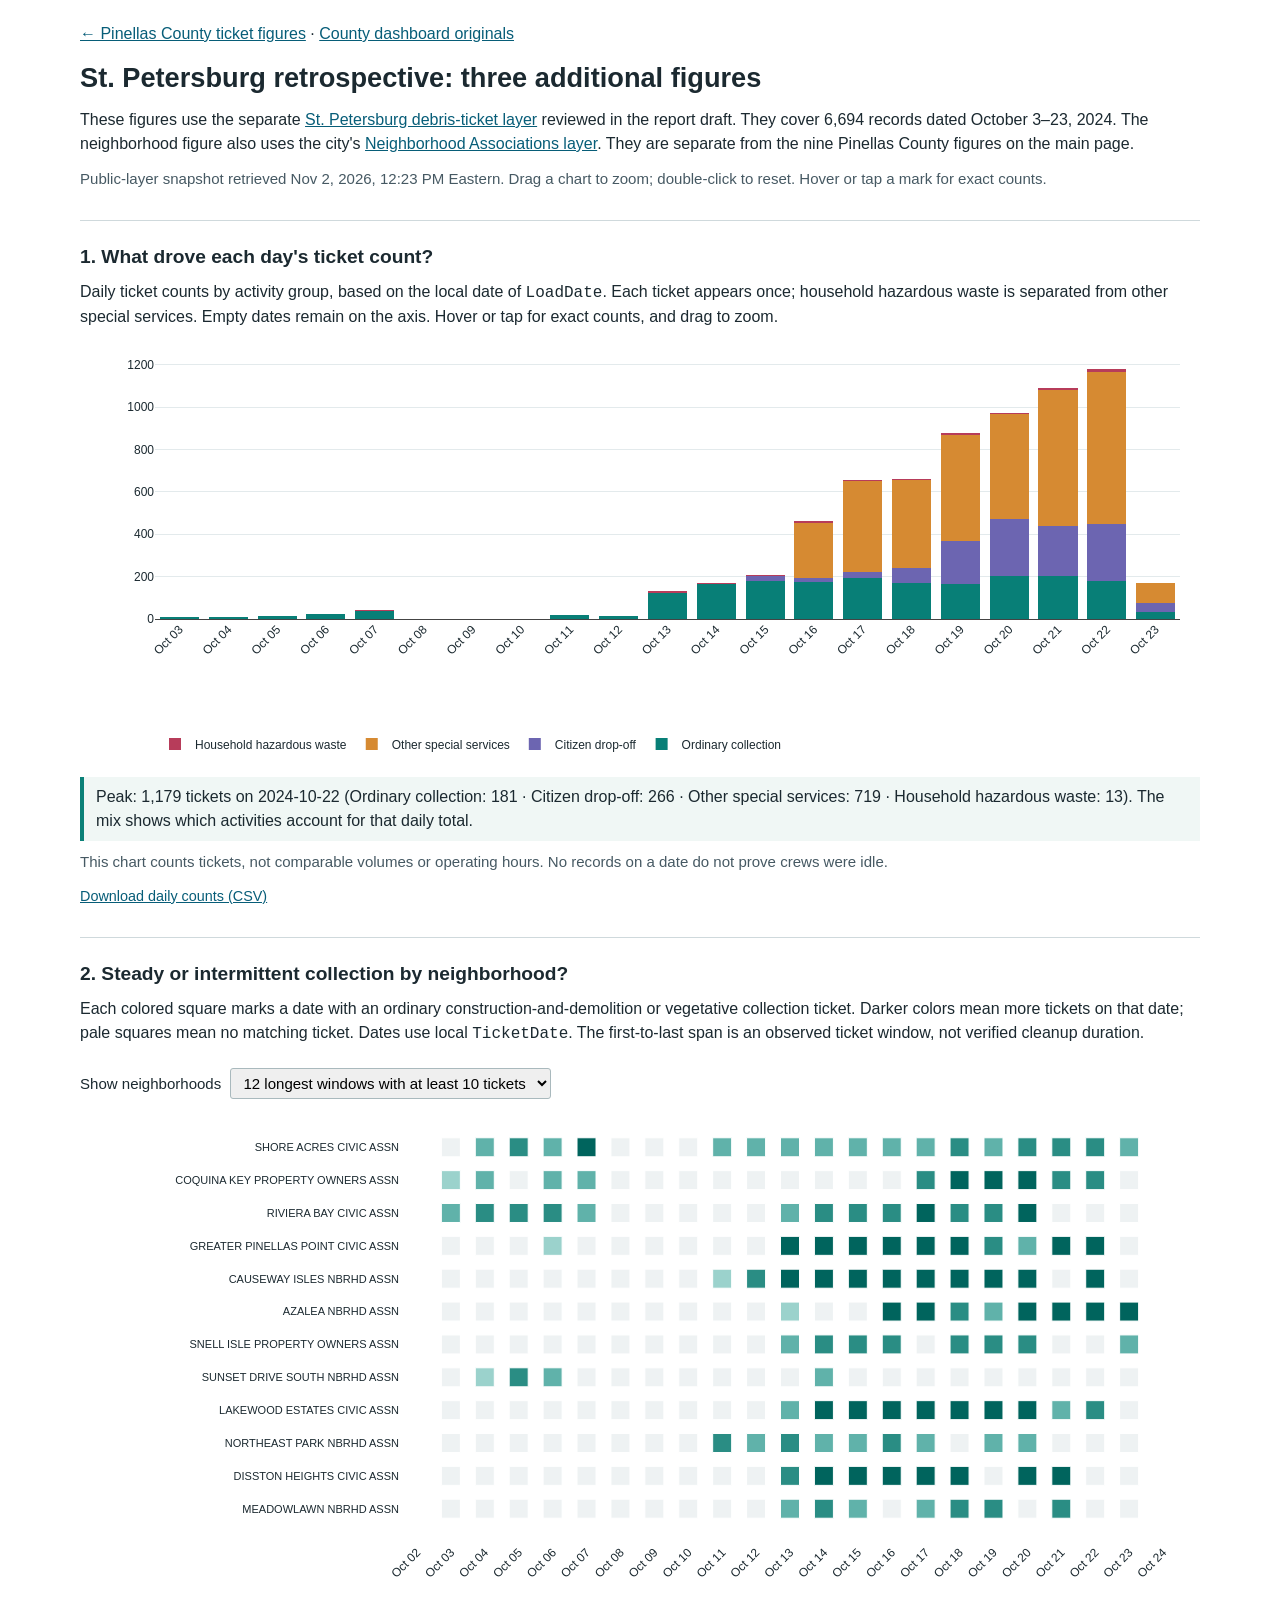
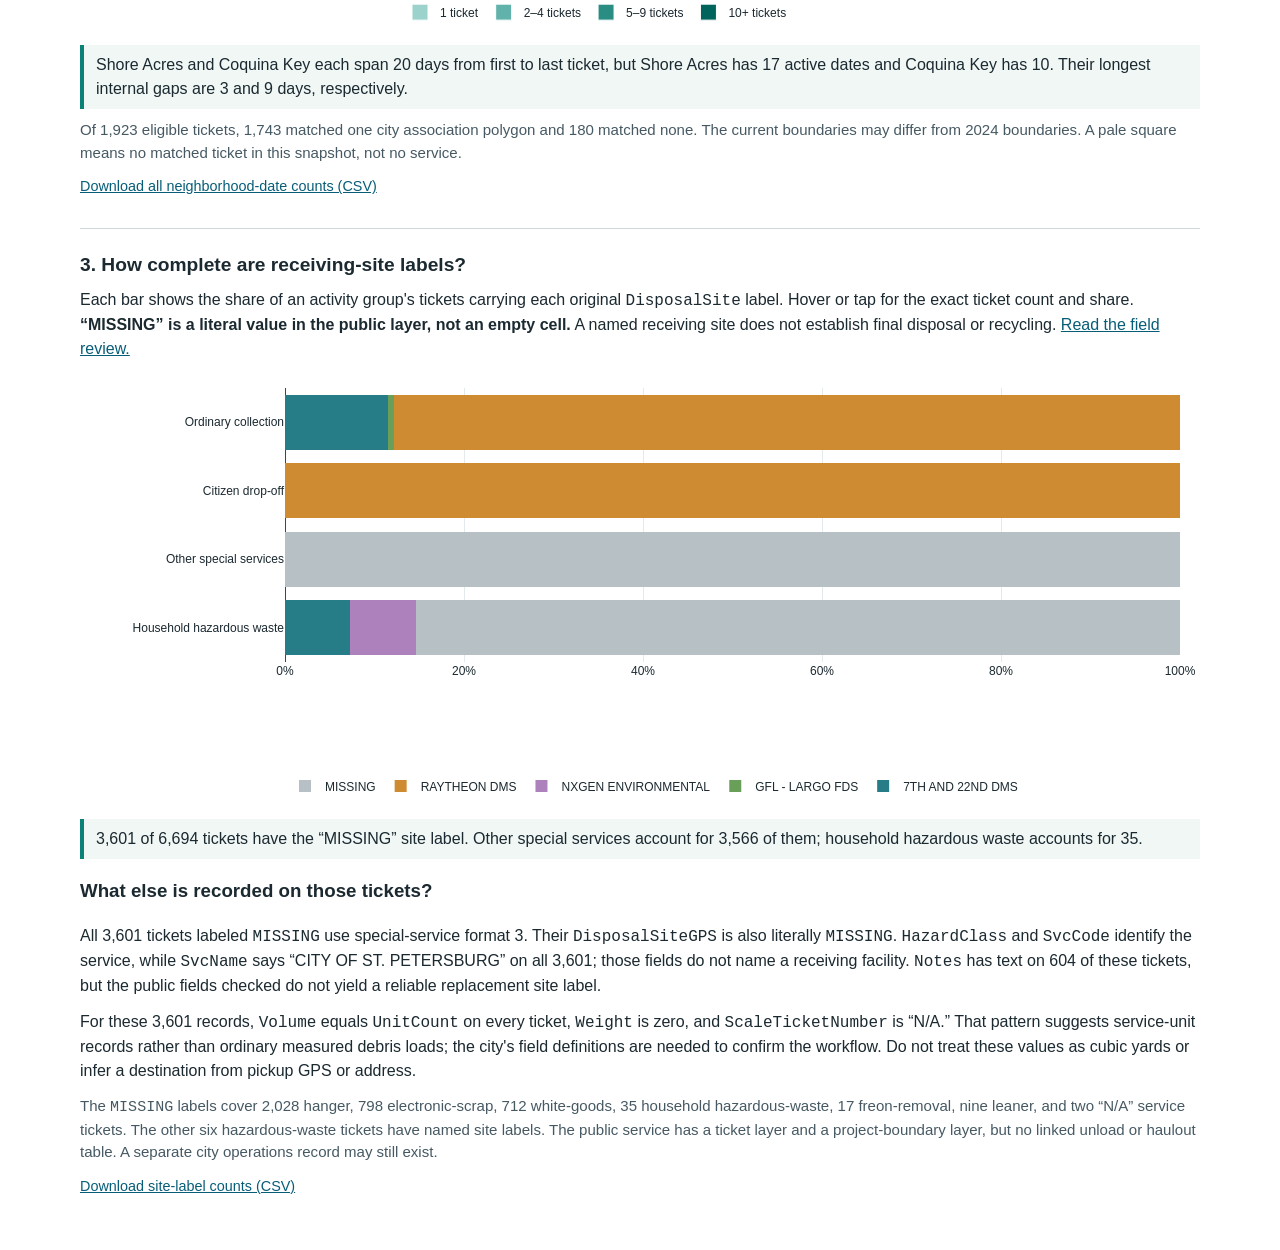
<file: st-petersburg.html>
<!doctype html>
<html lang="en">
<head>
  <meta charset="utf-8">
  <meta name="viewport" content="width=device-width, initial-scale=1">
  <meta name="description" content="Three additional figures for the St. Petersburg retrospective debris collection draft.">
  <title>St. Petersburg retrospective figures</title>
  <style>
    body{font:16px/1.5 Arial,sans-serif;color:#1b2930;background:#fff;margin:0 auto;max-width:1120px;padding:22px 18px 60px}
    h1{font-size:1.7rem;margin:0 0 9px}h2{font-size:1.2rem;margin:0 0 8px}p{margin:0 0 12px}
    a{color:#075d78;text-decoration:underline}section{border-top:1px solid #cfd9dc;margin-top:30px;padding-top:22px}
    .chart{width:100%;min-height:410px}.note{color:#465963;font-size:.94rem}.downloads{font-size:.9rem;margin:8px 0 0}
    .downloads a{margin-right:14px}label{display:inline-block;font-size:.94rem;margin:10px 0 0}
    select{font:inherit;padding:5px 8px;border:1px solid #a9b9bd;border-radius:3px;margin-left:5px}
    .callout{border-left:4px solid #0b8178;padding:8px 12px;background:#f0f7f5;margin:6px 0 10px}
    @media(max-width:700px){body{padding:16px 10px 45px}.chart{min-height:350px}h1{font-size:1.45rem}}
  </style>
  <script defer src="plotly-cartesian.min.js"></script>
  <script defer src="st-petersburg.js"></script>
</head>
<body>
  <main>
    <p><a href="index.html">← Pinellas County ticket figures</a> · <a href="county-dashboard.html">County dashboard originals</a></p>
    <h1>St. Petersburg retrospective: three additional figures</h1>
    <p>These figures use the separate <a href="https://services.arcgis.com/HdtZMT2FmI4wPzTM/arcgis/rest/services/ReocveryTrac_DebrisRemovalData_StPeteCity_HurrMilton_Static_RT2024/FeatureServer/0" target="_blank" rel="noopener">St. Petersburg debris-ticket layer</a> reviewed in the report draft. They cover 6,694 records dated October 3–23, 2024. The neighborhood figure also uses the city's <a href="https://egis.stpete.org/arcgis/rest/services/ServicesDOTS/NeighborhoodRelations/MapServer/22" target="_blank" rel="noopener">Neighborhood Associations layer</a>. They are separate from the nine Pinellas County figures on the main page.</p>
    <p class="note" id="retrievalNote">Loading source summary…</p>

    <section id="daily-mix">
      <h2>1. What drove each day's ticket count?</h2>
      <p>Daily ticket counts by activity group, based on the local date of <code>LoadDate</code>. Each ticket appears once; household hazardous waste is separated from other special services. Empty dates remain on the axis. Hover or tap for exact counts, and drag to zoom.</p>
      <div id="dailyChart" class="chart" role="img" aria-label="Stacked daily St. Petersburg ticket counts by activity group"></div>
      <p class="callout" id="dailyFinding"></p>
      <p class="note">This chart counts tickets, not comparable volumes or operating hours. No records on a date do not prove crews were idle.</p>
      <p class="downloads"><a href="data/st-pete-daily-activity.csv" download>Download daily counts (CSV)</a></p>
    </section>

    <section id="neighborhood-dates">
      <h2>2. Steady or intermittent collection by neighborhood?</h2>
      <p>Each colored square marks a date with an ordinary construction-and-demolition or vegetative collection ticket. Darker colors mean more tickets on that date; pale squares mean no matching ticket. Dates use local <code>TicketDate</code>. The first-to-last span is an observed ticket window, not verified cleanup duration.</p>
      <label for="areaScope">Show neighborhoods <select id="areaScope"><option value="selected">12 longest windows with at least 10 tickets</option><option value="all">All 42 with matched tickets</option></select></label>
      <div id="neighborhoodChart" class="chart" role="img" aria-label="Calendar grid of ordinary collection ticket dates by neighborhood association"></div>
      <p class="callout" id="neighborhoodFinding"></p>
      <p class="note">Of 1,923 eligible tickets, 1,743 matched one city association polygon and 180 matched none. The current boundaries may differ from 2024 boundaries. A pale square means no matched ticket in this snapshot, not no service.</p>
      <p class="downloads"><a href="data/st-pete-neighborhood-activity.csv" download>Download all neighborhood-date counts (CSV)</a></p>
    </section>

    <section id="receiving-sites">
      <h2>3. How complete are receiving-site labels?</h2>
      <p>Each bar shows the share of an activity group's tickets carrying each original <code>DisposalSite</code> label. Hover or tap for the exact ticket count and share. <strong>“MISSING” is a literal value in the public layer, not an empty cell.</strong> A named receiving site does not establish final disposal or recycling. <a href="mark-handoff.html#receiving-sites">Read the field review.</a></p>
      <div id="siteChart" class="chart" role="img" aria-label="Recorded receiving-site labels as a share of tickets in each activity group"></div>
      <p class="callout" id="siteFinding"></p>
      <h3>What else is recorded on those tickets?</h3>
      <p>All 3,601 tickets labeled <code>MISSING</code> use special-service format 3. Their <code>DisposalSiteGPS</code> is also literally <code>MISSING</code>. <code>HazardClass</code> and <code>SvcCode</code> identify the service, while <code>SvcName</code> says “CITY OF ST. PETERSBURG” on all 3,601; those fields do not name a receiving facility. <code>Notes</code> has text on 604 of these tickets, but the public fields checked do not yield a reliable replacement site label.</p>
      <p>For these 3,601 records, <code>Volume</code> equals <code>UnitCount</code> on every ticket, <code>Weight</code> is zero, and <code>ScaleTicketNumber</code> is “N/A.” That pattern suggests service-unit records rather than ordinary measured debris loads; the city's field definitions are needed to confirm the workflow. Do not treat these values as cubic yards or infer a destination from pickup GPS or address.</p>
      <p class="note">The <code>MISSING</code> labels cover 2,028 hanger, 798 electronic-scrap, 712 white-goods, 35 household hazardous-waste, 17 freon-removal, nine leaner, and two “N/A” service tickets. The other six hazardous-waste tickets have named site labels. The public service has a ticket layer and a project-boundary layer, but no linked unload or haulout table. A separate city operations record may still exist.</p>
      <p class="downloads"><a href="data/st-pete-receiving-site-labels.csv" download>Download site-label counts (CSV)</a></p>
    </section>
  </main>
</body>
</html>
</file>
